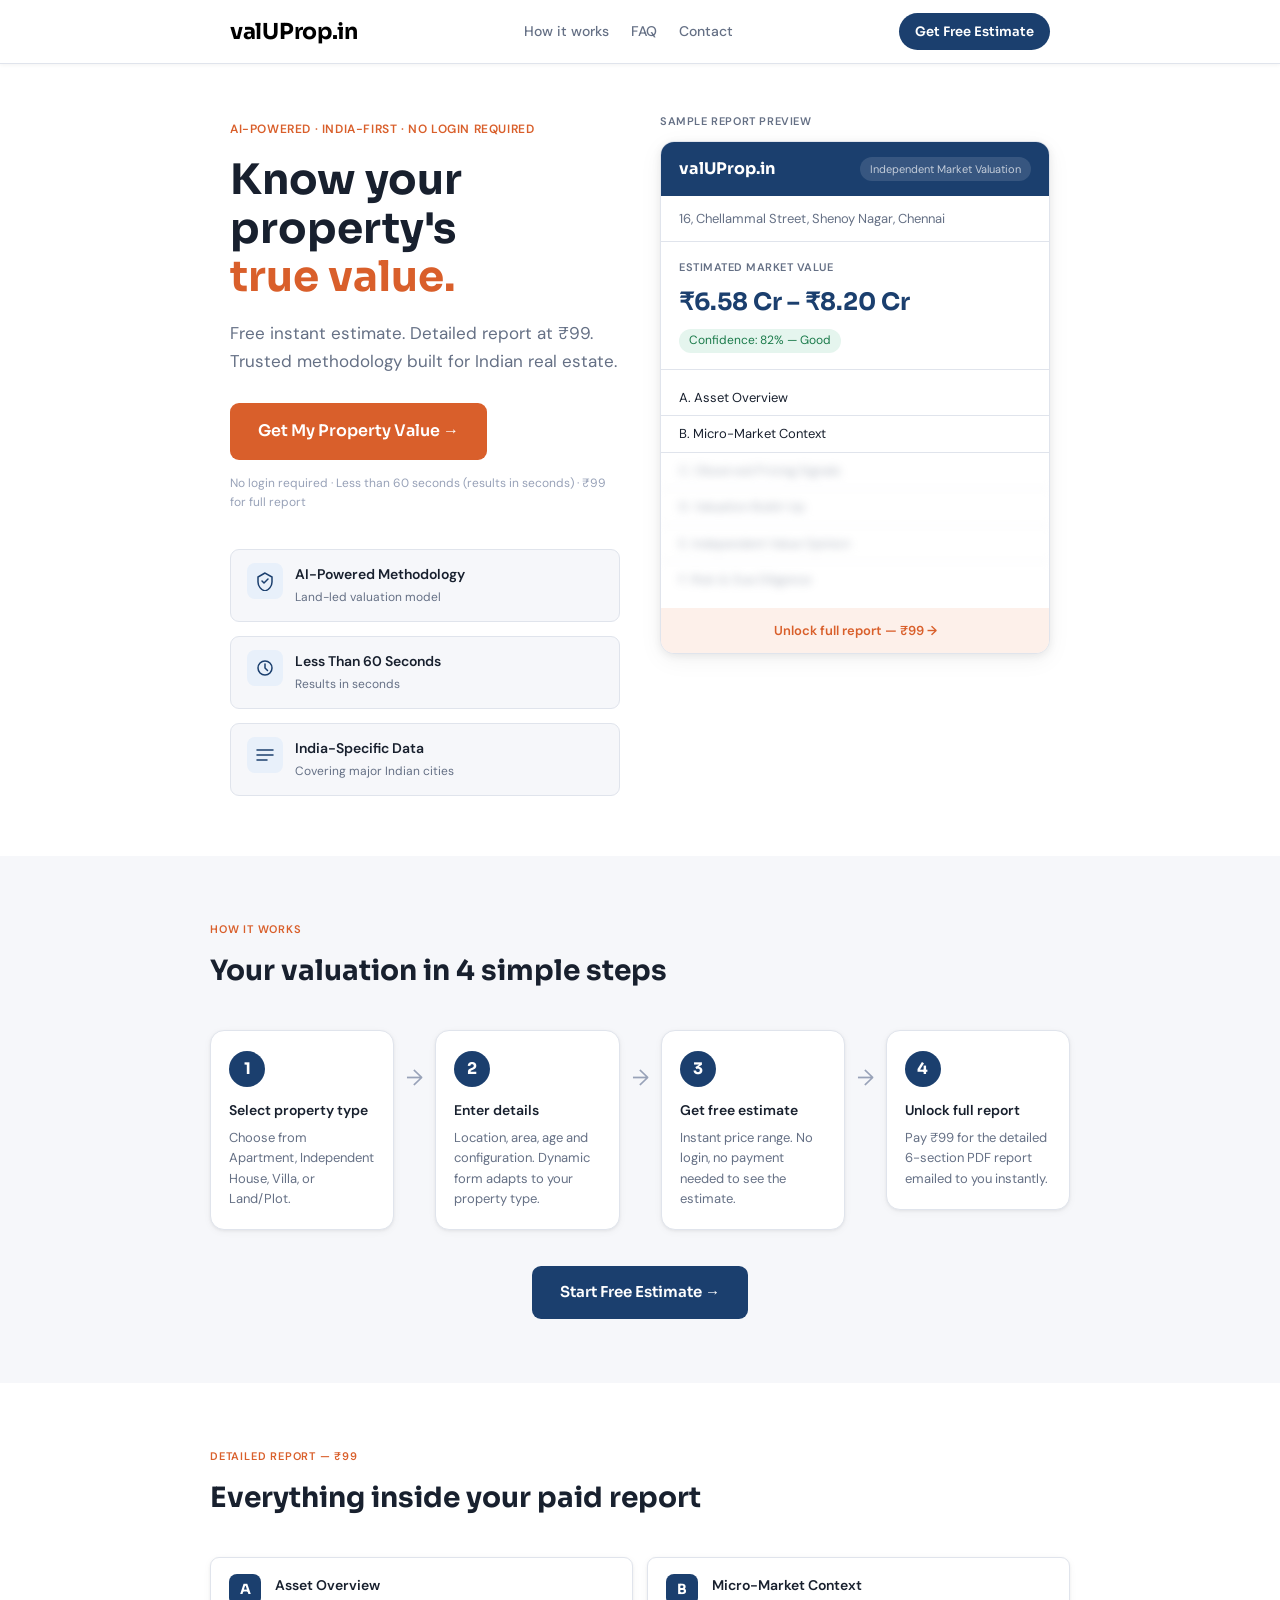
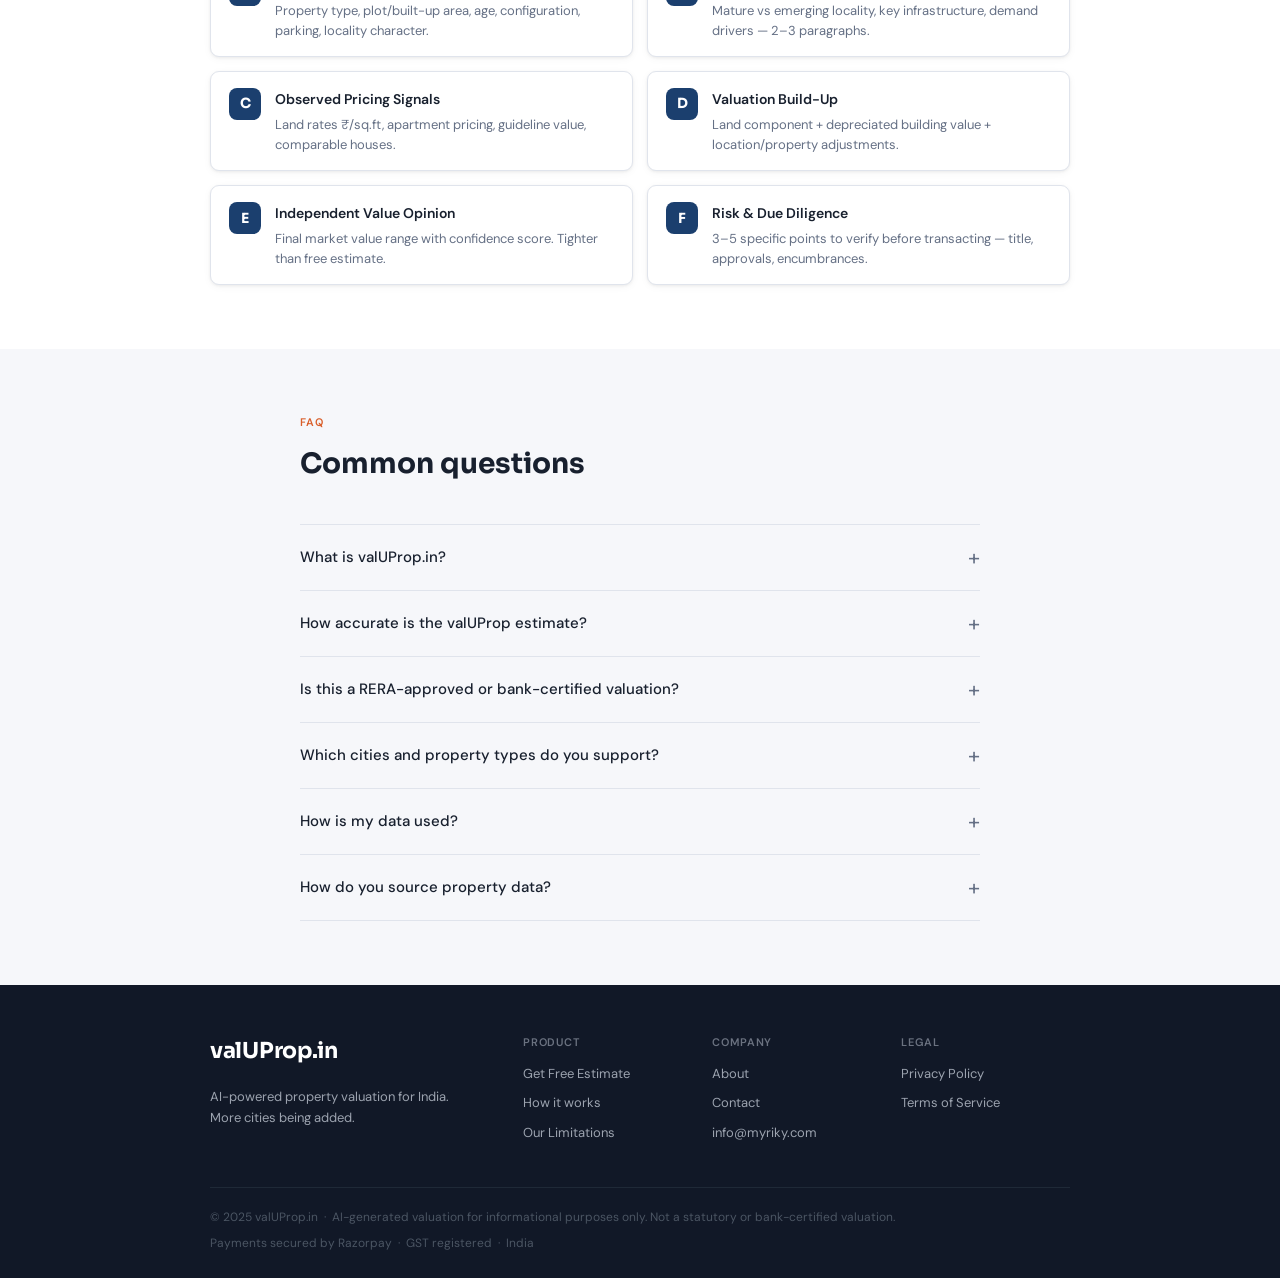
<file: index.html>
<!DOCTYPE html>
<html lang="en">
<head>
  <meta charset="UTF-8"/>
  <meta name="viewport" content="width=device-width, initial-scale=1.0"/>
  <title>valUProp.in — Know Your Property's True Value</title>
  <meta name="description" content="Free AI-powered property valuation for India. Instant estimate, detailed report at ₹99."/>
  <link rel="preconnect" href="https://fonts.googleapis.com">
  <link href="https://fonts.googleapis.com/css2?family=Sora:wght@400;500;600;700&family=DM+Sans:wght@400;500&display=swap" rel="stylesheet">
  <link rel="stylesheet" href="css/style.css"/>
</head>
<body class="landing-body">

  <nav class="navbar">
    <div class="nav-inner">
      <div class="logo">valUProp<span class="logo-dot">.in</span></div>
      <div class="nav-links">
        <a href="#how-it-works">How it works</a>
        <a href="#faq">FAQ</a>
        <a href="pages/contact.html">Contact</a>
      </div>
      <a href="estimate.html" class="nav-cta">Get Free Estimate</a>
    </div>
  </nav>

  <!-- HERO -->
  <section class="hero-section">
    <div class="hero-inner">
      <div class="hero-eyebrow">AI-Powered · India-First · No Login Required</div>
      <h1 class="hero-h1">Know your property's<br><span class="hero-accent">true value.</span></h1>
      <p class="hero-sub">Free instant estimate. Detailed report at ₹99.<br>Trusted methodology built for Indian real estate.</p>
      <a href="estimate.html" class="cta-btn-hero">Get My Property Value →</a>
      <div class="hero-note">No login required · Less than 60 seconds (results in seconds) · ₹99 for full report</div>

      <div class="trust-badges">
        <div class="trust-badge">
          <div class="trust-icon-wrap">
            <svg viewBox="0 0 20 20" fill="none" stroke="currentColor" stroke-width="1.5" width="20" height="20">
              <path d="M10 2L3 6v5c0 4.1 3 7.9 7 8.9 4-1 7-4.8 7-8.9V6L10 2z"/>
              <path d="M7 10l2 2 4-4" stroke-linecap="round" stroke-linejoin="round"/>
            </svg>
          </div>
          <div class="trust-text">
            <div class="trust-title">AI-Powered Methodology</div>
            <div class="trust-sub">Land-led valuation model</div>
          </div>
        </div>
        <div class="trust-badge">
          <div class="trust-icon-wrap">
            <svg viewBox="0 0 20 20" fill="none" stroke="currentColor" stroke-width="1.5" width="20" height="20">
              <circle cx="10" cy="10" r="7"/>
              <path d="M10 6v4l2.5 2.5" stroke-linecap="round"/>
            </svg>
          </div>
          <div class="trust-text">
            <div class="trust-title">Less Than 60 Seconds</div>
            <div class="trust-sub">Results in seconds</div>
          </div>
        </div>
        <div class="trust-badge">
          <div class="trust-icon-wrap">
            <svg viewBox="0 0 20 20" fill="none" stroke="currentColor" stroke-width="1.5" width="20" height="20">
              <path d="M2 5h16M2 10h16M2 15h10" stroke-linecap="round"/>
            </svg>
          </div>
          <div class="trust-text">
            <div class="trust-title">India-Specific Data</div>
            <div class="trust-sub">Covering major Indian cities</div>
          </div>
        </div>
      </div>
    </div>

    <!-- Sample report card -->
    <div class="sample-wrap">
      <div class="sample-label">Sample report preview</div>
      <div class="sample-card">
        <div class="sample-header">
          <div class="sample-brand">valUProp<span>.in</span></div>
          <div class="sample-type-tag">Independent Market Valuation</div>
        </div>
        <div class="sample-address">16, Chellammal Street, Shenoy Nagar, Chennai</div>
        <div class="sample-value-block">
          <div class="sample-value-label">Estimated Market Value</div>
          <div class="sample-value">₹6.58 Cr – ₹8.20 Cr</div>
          <div class="sample-confidence">Confidence: 82% — Good</div>
        </div>
        <div class="sample-sections">
          <div class="sample-sec">A. Asset Overview</div>
          <div class="sample-sec">B. Micro-Market Context</div>
          <div class="sample-sec sample-sec-blur">C. Observed Pricing Signals</div>
          <div class="sample-sec sample-sec-blur">D. Valuation Build-Up</div>
          <div class="sample-sec sample-sec-blur">E. Independent Value Opinion</div>
          <div class="sample-sec sample-sec-blur">F. Risk &amp; Due Diligence</div>
        </div>
        <div class="sample-unlock">Unlock full report — ₹99 →</div>
      </div>
    </div>
  </section>

  <!-- HOW IT WORKS -->
  <section class="section" id="how-it-works">
    <div class="section-inner">
      <div class="section-eyebrow">How it works</div>
      <h2 class="section-h2">Your valuation in 4 simple steps</h2>
      <div class="steps-grid">
        <div class="step-card">
          <div class="step-num">1</div>
          <div class="step-title">Select property type</div>
          <div class="step-desc">Choose from Apartment, Independent House, Villa, or Land/Plot.</div>
        </div>
        <div class="step-arrow">→</div>
        <div class="step-card">
          <div class="step-num">2</div>
          <div class="step-title">Enter details</div>
          <div class="step-desc">Location, area, age and configuration. Dynamic form adapts to your property type.</div>
        </div>
        <div class="step-arrow">→</div>
        <div class="step-card">
          <div class="step-num">3</div>
          <div class="step-title">Get free estimate</div>
          <div class="step-desc">Instant price range. No login, no payment needed to see the estimate.</div>
        </div>
        <div class="step-arrow">→</div>
        <div class="step-card">
          <div class="step-num">4</div>
          <div class="step-title">Unlock full report</div>
          <div class="step-desc">Pay ₹99 for the detailed 6-section PDF report emailed to you instantly.</div>
        </div>
      </div>
      <div class="section-cta-wrap">
        <a href="estimate.html" class="cta-btn">Start Free Estimate →</a>
      </div>
    </div>
  </section>

  <!-- WHAT'S IN THE REPORT -->
  <section class="section report-preview-section">
    <div class="section-inner">
      <div class="section-eyebrow">Detailed report — ₹99</div>
      <h2 class="section-h2">Everything inside your paid report</h2>
      <div class="report-sections-grid">
        <div class="report-sec-item">
          <div class="report-sec-letter">A</div>
          <div class="report-sec-body">
            <div class="report-sec-title">Asset Overview</div>
            <div class="report-sec-desc">Property type, plot/built-up area, age, configuration, parking, locality character.</div>
          </div>
        </div>
        <div class="report-sec-item">
          <div class="report-sec-letter">B</div>
          <div class="report-sec-body">
            <div class="report-sec-title">Micro-Market Context</div>
            <div class="report-sec-desc">Mature vs emerging locality, key infrastructure, demand drivers — 2–3 paragraphs.</div>
          </div>
        </div>
        <div class="report-sec-item">
          <div class="report-sec-letter">C</div>
          <div class="report-sec-body">
            <div class="report-sec-title">Observed Pricing Signals</div>
            <div class="report-sec-desc">Land rates ₹/sq.ft, apartment pricing, guideline value, comparable houses.</div>
          </div>
        </div>
        <div class="report-sec-item">
          <div class="report-sec-letter">D</div>
          <div class="report-sec-body">
            <div class="report-sec-title">Valuation Build-Up</div>
            <div class="report-sec-desc">Land component + depreciated building value + location/property adjustments.</div>
          </div>
        </div>
        <div class="report-sec-item">
          <div class="report-sec-letter">E</div>
          <div class="report-sec-body">
            <div class="report-sec-title">Independent Value Opinion</div>
            <div class="report-sec-desc">Final market value range with confidence score. Tighter than free estimate.</div>
          </div>
        </div>
        <div class="report-sec-item">
          <div class="report-sec-letter">F</div>
          <div class="report-sec-body">
            <div class="report-sec-title">Risk &amp; Due Diligence</div>
            <div class="report-sec-desc">3–5 specific points to verify before transacting — title, approvals, encumbrances.</div>
          </div>
        </div>
      </div>
    </div>
  </section>

  <!-- FAQ -->
  <section class="section faq-section" id="faq">
    <div class="section-inner faq-inner">
      <div class="section-eyebrow">FAQ</div>
      <h2 class="section-h2">Common questions</h2>
      <div class="faq-list">
        <div class="faq-item">
          <button class="faq-q" onclick="toggleFaq(this)">
            What is valUProp.in?
            <span class="faq-chevron">+</span>
          </button>
          <div class="faq-a">valUProp.in is an AI-powered property valuation service built for India. We give you an instant free price estimate based on locality data and AI analysis, and a detailed 6-section PDF report for ₹99 — no login, no broker, no paperwork. The report is meant for personal decision-making (buying, selling, portfolio tracking), not for bank loans or statutory purposes.</div>
        </div>
        <div class="faq-item">
          <button class="faq-q" onclick="toggleFaq(this)">
            How accurate is the valUProp estimate?
            <span class="faq-chevron">+</span>
          </button>
          <div class="faq-a">Our AI model targets within 15% of independent professional valuations. Every report shows a confidence score — below 70% we explicitly recommend a professional appraisal. More details you provide = better accuracy.</div>
        </div>
        <div class="faq-item">
          <button class="faq-q" onclick="toggleFaq(this)">
            Is this a RERA-approved or bank-certified valuation?
            <span class="faq-chevron">+</span>
          </button>
          <div class="faq-a">No. This is an AI-generated estimate for informational purposes only. It does not constitute a statutory or bank-certified valuation. For bank loans or legal transactions, you need a registered valuer. See our <a href="pages/limitations.html">limitations page</a>.</div>
        </div>
        <div class="faq-item">
          <button class="faq-q" onclick="toggleFaq(this)">
            Which cities and property types do you support?
            <span class="faq-chevron">+</span>
          </button>
          <div class="faq-a">We currently cover major Indian cities for Apartments, Independent Houses, Villas, and Land/Plots, with more cities being added regularly.</div>
        </div>
        <div class="faq-item">
          <button class="faq-q" onclick="toggleFaq(this)">
            How is my data used?
            <span class="faq-chevron">+</span>
          </button>
          <div class="faq-a">Your data is used only to generate your valuation. We never sell it. We comply with India's DPDP Act 2023. See our <a href="pages/privacy.html">Privacy Policy</a>.</div>
        </div>
        <div class="faq-item">
          <button class="faq-q" onclick="toggleFaq(this)">
            How do you source property data?
            <span class="faq-chevron">+</span>
          </button>
          <div class="faq-a">We use a hybrid approach: our proprietary locality price database, government guideline values (state-published), RERA portal data, and AI analysis of publicly available pricing signals. Reports are framed as "based on publicly available pricing signals and our locality database."</div>
        </div>
      </div>
    </div>
  </section>

  <!-- FOOTER -->
  <footer class="footer">
    <div class="footer-inner">
      <div class="footer-top">
        <div class="footer-brand">
          <div class="logo" style="margin-bottom:10px;">valUProp<span class="logo-dot">.in</span></div>
          <p class="footer-tagline">AI-powered property valuation for India.<br>More cities being added.</p>
        </div>
        <div class="footer-links-wrap">
          <div class="footer-col">
            <div class="footer-col-head">Product</div>
            <a href="estimate.html" class="footer-link">Get Free Estimate</a>
            <a href="#how-it-works" class="footer-link">How it works</a>
            <a href="pages/limitations.html" class="footer-link">Our Limitations</a>
          </div>
          <div class="footer-col">
            <div class="footer-col-head">Company</div>
            <a href="pages/about.html" class="footer-link">About</a>
            <a href="pages/contact.html" class="footer-link">Contact</a>
            <a href="mailto:info@myriky.com" class="footer-link">info@myriky.com</a>
          </div>
          <div class="footer-col">
            <div class="footer-col-head">Legal</div>
            <a href="pages/privacy.html" class="footer-link">Privacy Policy</a>
            <a href="pages/terms.html" class="footer-link">Terms of Service</a>
          </div>
        </div>
      </div>
      <div class="footer-bottom">
        <p>© 2025 valUProp.in &nbsp;·&nbsp; AI-generated valuation for informational purposes only. Not a statutory or bank-certified valuation.</p>
        <p>Payments secured by Razorpay &nbsp;·&nbsp; GST registered &nbsp;·&nbsp; India</p>
      </div>
    </div>
  </footer>

  <script>
    function toggleFaq(btn) {
      const item = btn.parentElement;
      const isOpen = item.classList.contains('open');
      document.querySelectorAll('.faq-item.open').forEach(i => {
        i.classList.remove('open');
        i.querySelector('.faq-chevron').textContent = '+';
      });
      if (!isOpen) {
        item.classList.add('open');
        btn.querySelector('.faq-chevron').textContent = '−';
      }
    }
  </script>
</body>
</html>
</file>
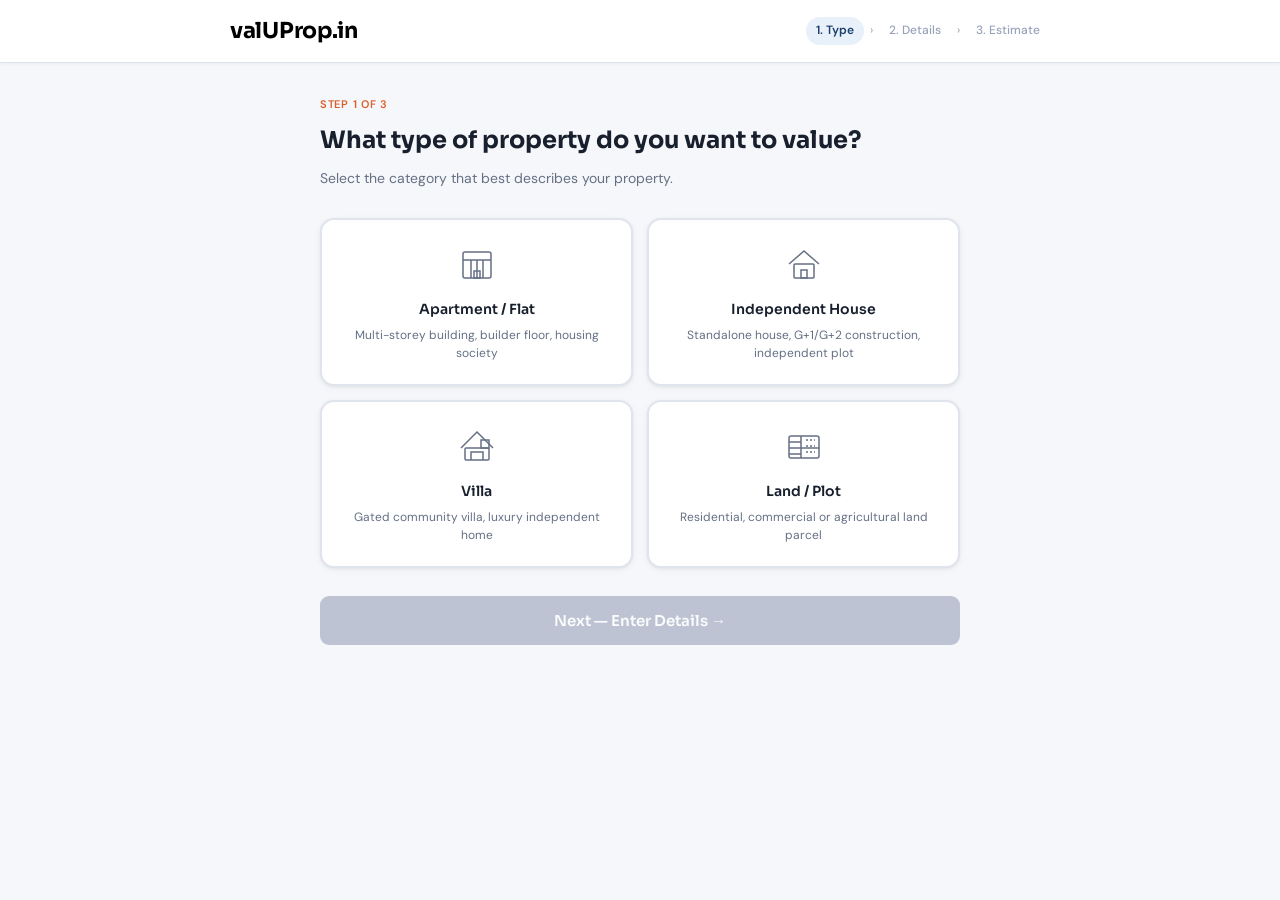
<file: detail.html>
<!DOCTYPE html>
<html lang="en">
<head>
  <meta charset="UTF-8"/>
  <meta name="viewport" content="width=device-width, initial-scale=1.0"/>
  <title>Valuation Report — valUProp.in</title>
  <link rel="preconnect" href="https://fonts.googleapis.com">
  <link href="https://fonts.googleapis.com/css2?family=Sora:wght@400;500;600;700&family=DM+Sans:wght@400;500&display=swap" rel="stylesheet">
  <link rel="stylesheet" href="css/style.css"/>
  <style>
    /* Report-specific styles */
    .report-wrap { max-width: 680px; margin: 0 auto; padding: 24px 20px 60px; }
    .report-hero {
      background: var(--brand); border-radius: var(--radius);
      padding: 26px 28px; margin-bottom: 16px; color: white;
    }
    .report-hero-top {
      display: flex; justify-content: space-between; align-items: flex-start;
      margin-bottom: 14px;
    }
    .report-ref { font-size: 11px; opacity: 0.6; }
    .report-paid-tag {
      background: rgba(255,255,255,0.15); color: white;
      font-size: 11px; font-weight: 600; padding: 4px 12px;
      border-radius: 20px; letter-spacing: 0.4px;
    }
    .report-address { font-size: 13px; opacity: 0.75; margin-bottom: 14px; }
    .report-value-label {
      font-size: 11px; font-weight: 700; letter-spacing: 0.8px;
      text-transform: uppercase; opacity: 0.7; margin-bottom: 8px;
    }
    .report-value {
      font-family: var(--font-head); font-size: 34px; font-weight: 700;
      line-height: 1.1; margin-bottom: 6px;
    }
    .report-value-sub { font-size: 12px; opacity: 0.7; margin-bottom: 12px; }
    .confidence-pill {
      display: inline-flex; align-items: center; gap: 6px;
      padding: 5px 14px; border-radius: 20px; font-size: 13px; font-weight: 600;
    }
    .confidence-high   { background: var(--success); color: white; }
    .confidence-medium { background: #D97706; color: white; }
    .confidence-low    { background: var(--danger); color: white; }
    .confidence-warn {
      margin-top: 10px; padding: 10px 14px;
      background: rgba(255,255,255,0.1); border-radius: var(--radius-sm);
      font-size: 12px; line-height: 1.5; opacity: 0.9;
    }
    .section-card {
      background: var(--surface); border: 1px solid var(--border);
      border-radius: var(--radius); overflow: hidden;
      margin-bottom: 12px; box-shadow: var(--shadow-sm);
    }
    .section-head {
      display: flex; align-items: center; gap: 10px;
      padding: 13px 18px; border-bottom: 1px solid var(--border);
      background: var(--bg);
    }
    .section-letter {
      width: 28px; height: 28px; border-radius: 7px;
      background: var(--brand); color: white;
      font-family: var(--font-head); font-size: 13px; font-weight: 700;
      display: flex; align-items: center; justify-content: center; flex-shrink: 0;
    }
    .section-title {
      font-family: var(--font-head); font-size: 14px; font-weight: 600;
      color: var(--text);
    }
    .section-body { padding: 16px 18px; }
    .section-body p {
      font-size: 14px; color: var(--muted); line-height: 1.7; margin: 0;
    }
    .data-table { width: 100%; border-collapse: collapse; }
    .data-table td {
      padding: 10px 0; border-bottom: 1px solid var(--border);
      font-size: 13px;
    }
    .data-table td:first-child { color: var(--muted); }
    .data-table td:last-child {
      text-align: right; color: var(--text); font-weight: 500;
    }
    .data-table tr:last-child td { border-bottom: none; }
    .risk-list {
      list-style: none; display: flex; flex-direction: column; gap: 8px;
    }
    .risk-list li {
      display: flex; gap: 10px; align-items: flex-start;
      font-size: 14px; color: var(--muted); line-height: 1.55;
    }
    .risk-dot {
      width: 6px; height: 6px; border-radius: 50%; background: var(--accent);
      flex-shrink: 0; margin-top: 6px;
    }
    .disclaimer-card {
      background: var(--bg); border: 1px solid var(--border);
      border-radius: var(--radius-sm); padding: 14px 18px;
      font-size: 12px; color: var(--muted-light); line-height: 1.65;
      margin-bottom: 12px;
    }
    .report-actions { display: flex; gap: 10px; margin-bottom: 24px; }
    .btn-print {
      flex: 1; padding: 13px; background: var(--brand); color: white;
      border: none; border-radius: var(--radius-sm);
      font-size: 14px; font-weight: 600; font-family: var(--font-head);
      cursor: pointer; transition: all 0.15s;
    }
    .btn-print:hover { background: var(--brand-dark); }
    .btn-share {
      padding: 13px 20px; background: none; color: var(--brand);
      border: 1.5px solid var(--brand); border-radius: var(--radius-sm);
      font-size: 14px; font-weight: 600; font-family: var(--font-body);
      cursor: pointer; transition: all 0.15s; white-space: nowrap;
    }
    .btn-share:hover { background: var(--brand-light); }
    /* ── Loading state ─────────────────────────────────────────── */
    .report-loading {
      text-align: center;
      padding: 60px 20px 80px;
    }
    .report-loading .spinner-ring {
      width: 64px; height: 64px; margin: 0 auto 28px;
      border: 4px solid var(--brand-light); border-top-color: var(--brand);
      border-radius: 50%; animation: spin 0.9s linear infinite;
    }
    @keyframes spin { to { transform: rotate(360deg); } }
    .loading-title {
      font-family: var(--font-head); font-size: 24px; font-weight: 700;
      color: var(--text); margin-bottom: 8px;
    }
    .loading-status {
      font-size: 16px; color: var(--brand); font-weight: 500;
      margin-bottom: 28px; min-height: 26px;
      transition: opacity 0.4s ease;
    }
    /* Progress bar container */
    .progress-track {
      background: var(--border); border-radius: 100px;
      height: 8px; width: 100%; max-width: 380px;
      margin: 0 auto 10px; overflow: hidden;
    }
    .progress-fill {
      height: 100%; border-radius: 100px;
      background: linear-gradient(90deg, var(--brand), #E8734A);
      width: 0%;
      transition: width 1.2s cubic-bezier(0.4, 0, 0.2, 1);
    }
    .progress-fill.complete {
      background: #16A34A;
      transition: width 0.5s ease;
    }
    .progress-pct {
      font-size: 12px; color: var(--muted); margin-bottom: 24px;
      font-variant-numeric: tabular-nums;
    }
    .loading-steps {
      display: flex; flex-direction: column; gap: 6px;
      max-width: 340px; margin: 0 auto 24px; text-align: left;
    }
    .loading-step {
      display: flex; align-items: center; gap: 12px;
      font-size: 15px; color: var(--muted-light);
      opacity: 0.4; transition: opacity 0.5s ease;
    }
    .loading-step.done   { opacity: 1; color: var(--muted); }
    .loading-step.active { opacity: 1; color: var(--text); font-weight: 500; }
    .step-icon { font-size: 20px; width: 26px; text-align: center; flex-shrink: 0; }
    .loading-note {
      font-size: 14px; color: var(--muted-light); line-height: 1.65;
    }
    @media print {
      .navbar, .report-actions, .btn-back-nav { display: none !important; }
      .report-wrap { padding: 0; }
      .section-card { break-inside: avoid; }
    }
  </style>
</head>
<body>
  <nav class="navbar">
    <div class="nav-inner">
      <a href="index.html" class="logo">valUProp<span class="logo-dot">.in</span></a>
      <a href="estimate.html" class="btn-back-nav">New estimate →</a>
    </div>
  </nav>
  <main class="report-wrap">
    <!-- ── Loading state (shown while polling) ──────────────────── -->
    <div class="report-loading" id="report-loading">
      <div class="spinner-ring" id="loading-spinner"></div>
      <div class="loading-title">Generating your report…</div>
      <div class="loading-status" id="loading-status">Connecting to property database…</div>
      <!-- Progress bar -->
      <div class="progress-track">
        <div class="progress-fill" id="progress-fill"></div>
      </div>
      <div class="progress-pct" id="progress-pct">0%</div>
      <!-- Step checklist -->
      <div class="loading-steps">
        <div class="loading-step active" id="step-0">
          <span class="step-icon">🔍</span> Our AI is analysing your property
        </div>
        <div class="loading-step" id="step-1">
          <span class="step-icon">📊</span> Our AI is comparing market data
        </div>
        <div class="loading-step" id="step-2">
          <span class="step-icon">🧮</span> Our AI is calculating adjustments
        </div>
        <div class="loading-step" id="step-3">
          <span class="step-icon">✍️</span> Our AI is writing your report
        </div>
        <div class="loading-step" id="step-4">
          <span class="step-icon">📄</span> Our AI is generating your PDF
        </div>
      </div>
      <p class="loading-note">
        Our AI researches real-time market data for your property.<br>
        This typically takes about <strong>60 seconds</strong> — please don't close this tab.
      </p>
    </div>
    <!-- ── Report content (hidden until loaded) ─────────────────── -->
    <div id="report-content" style="display:none;">
      <!-- Hero banner -->
      <div class="report-hero">
        <div class="report-hero-top">
          <div class="report-ref" id="r-ref">VUP-00000</div>
          <div class="report-paid-tag">✓ Report Unlocked</div>
        </div>
        <div class="report-address" id="r-address">Property address</div>
        <div class="report-value-label">ESTIMATED MARKET VALUE</div>
        <div class="report-value" id="r-value">Loading…</div>
        <div class="report-value-sub">Excl. registration charges &amp; taxes</div>
        <div class="confidence-pill" id="r-confidence-pill">
          <span id="r-confidence-text">Loading…</span>
        </div>
        <div id="r-confidence-warn" class="confidence-warn" style="display:none;">
          ⚠️ Confidence below 70% — we recommend consulting a registered valuer before transacting.
        </div>
      </div>
      <!-- Actions -->
      <div class="report-actions">
        <button class="btn-print" id="btn-download" onclick="downloadPdf()">⬇ Download PDF</button>
        <button class="btn-print" onclick="window.print()" style="background:var(--muted);">🖨️ Print</button>
        <button class="btn-share" onclick="shareReport()">📲 Share</button>
      </div>
      <!-- Section A -->
      <div class="section-card">
        <div class="section-head">
          <div class="section-letter">A</div>
          <div class="section-title">Asset Overview</div>
        </div>
        <div class="section-body"><p id="sec-a"></p></div>
      </div>
      <!-- Section B -->
      <div class="section-card">
        <div class="section-head">
          <div class="section-letter">B</div>
          <div class="section-title">Micro-Market Context</div>
        </div>
        <div class="section-body"><p id="sec-b"></p></div>
      </div>
      <!-- Section C -->
      <div class="section-card">
        <div class="section-head">
          <div class="section-letter">C</div>
          <div class="section-title">Observed Pricing Signals</div>
        </div>
        <div class="section-body">
          <table class="data-table" id="sec-c-table" style="margin-bottom:12px;"></table>
          <p id="sec-c-content" style="font-size:13px;color:var(--muted);line-height:1.65;"></p>
        </div>
      </div>
      <!-- Section D -->
      <div class="section-card">
        <div class="section-head">
          <div class="section-letter">D</div>
          <div class="section-title">Valuation Build-Up</div>
        </div>
        <div class="section-body">
          <table class="data-table" id="sec-d-table" style="margin-bottom:12px;"></table>
          <p id="sec-d-content" style="font-size:13px;color:var(--muted);line-height:1.65;"></p>
        </div>
      </div>
      <!-- Section E -->
      <div class="section-card" style="border-color: var(--brand);">
        <div class="section-head" style="background: var(--brand-light);">
          <div class="section-letter">E</div>
          <div class="section-title">Independent Value Opinion</div>
        </div>
        <div class="section-body">
          <div id="sec-e-range" style="font-family:var(--font-head);font-size:22px;font-weight:700;
            color:var(--brand);margin-bottom:8px;"></div>
          <p id="sec-e-content" style="font-size:14px;color:var(--muted);line-height:1.65;margin:0;"></p>
        </div>
      </div>
      <!-- Section F -->
      <div class="section-card">
        <div class="section-head">
          <div class="section-letter">F</div>
          <div class="section-title">Risk &amp; Due Diligence Focus Areas</div>
        </div>
        <div class="section-body">
          <ul class="risk-list" id="sec-f-list"></ul>
        </div>
      </div>
      <!-- Comparable Pricing References section removed -->
      <!-- Disclaimer -->
      <div class="disclaimer-card" id="sec-g"></div>
      <div style="text-align:center;font-size:12px;color:var(--muted-light);padding-bottom:8px;">
        Report emailed to <span id="r-email">your email address</span>.
        Valid for 48 hours from generation. Ref: <span id="r-ref-bottom"></span>
      </div>
    </div><!-- end report-content -->
  </main>
  <script src="js/estimate.js"></script>
  <script src="js/detail.js"></script>
  <!-- ── Progress bar simulation ─────────────────────────────────
       Runs independently of detail.js.
       Advances to 88% over ~65s, then waits.
       When detail.js hides #report-loading, we intercept:
       complete to 100%, pause 700ms, then reveal the report.
  ─────────────────────────────────────────────────────────────── -->
  <script>
  (function () {
    const fill    = document.getElementById('progress-fill');
    const pctEl   = document.getElementById('progress-pct');
    const statusEl = document.getElementById('loading-status');
    const spinner  = document.getElementById('loading-spinner');
    const loading  = document.getElementById('report-loading');
    const content  = document.getElementById('report-content');
    // Steps: [targetPct, delayMs, statusMsg, activeStepIndex]
    const TIMELINE = [
      [  8,  1500, 'Connecting to property database…',        0 ],
      [ 20,  6000, 'Our AI is gathering market data…',         0 ],
      [ 35, 14000, 'Analysing comparable listings…',          1 ],
      [ 52, 24000, 'Calculating market adjustments…',         2 ],
      [ 68, 36000, 'Writing your 7-section report…',          3 ],
      [ 80, 50000, 'Generating PDF & finalising…',            4 ],
      [ 88, 65000, 'Almost ready — just a moment more…',      4 ],
    ];
    let currentPct = 0;
    let done = false;
    function setStep(idx) {
      for (let i = 0; i < 5; i++) {
        const el = document.getElementById('step-' + i);
        if (!el) continue;
        el.classList.remove('active', 'done');
        if (i < idx)       el.classList.add('done');
        else if (i === idx) el.classList.add('active');
      }
    }
    function setProgress(pct, msg, stepIdx) {
      currentPct = pct;
      fill.style.width = pct + '%';
      pctEl.textContent = Math.round(pct) + '%';
      if (msg) {
        statusEl.style.opacity = '0';
        setTimeout(() => {
          statusEl.textContent = msg;
          statusEl.style.opacity = '1';
        }, 200);
      }
      if (stepIdx !== undefined) setStep(stepIdx);
    }
    // Schedule timeline steps
    TIMELINE.forEach(([pct, delay, msg, step]) => {
      setTimeout(() => {
        if (!done && currentPct < pct) setProgress(pct, msg, step);
      }, delay);
    });
    // Complete to 100% and reveal content
    function completeAndReveal() {
      if (done) return;
      done = true;
      // Mark all steps done
      for (let i = 0; i < 5; i++) {
        const el = document.getElementById('step-' + i);
        if (el) { el.classList.remove('active'); el.classList.add('done'); }
      }
      // Animate to 100%
      fill.classList.add('complete');
      setProgress(100, '✓ Your report is ready!', 4);
      spinner.style.display = 'none';
      // Reveal content after a short pause so user sees 100%
      setTimeout(() => {
        loading.style.display = 'none';
        content.style.display  = 'block';
        window.scrollTo({ top: 0, behavior: 'smooth' });
      }, 800);
    }
    // Watch for detail.js hiding the loading div OR showing content
    const obs = new MutationObserver(() => {
      const loadingHidden  = loading.style.display === 'none';
      const contentVisible = content.style.display  !== 'none';
      if ((loadingHidden || contentVisible) && !done) {
        obs.disconnect();
        // Temporarily restore loading state so we can show 100%
        loading.style.display = 'block';
        content.style.display  = 'none';
        completeAndReveal();
      }
    });
    obs.observe(loading,  { attributes: true, attributeFilter: ['style'] });
    obs.observe(content,  { attributes: true, attributeFilter: ['style'] });
  })();
  </script>
</body>
</html>
</file>
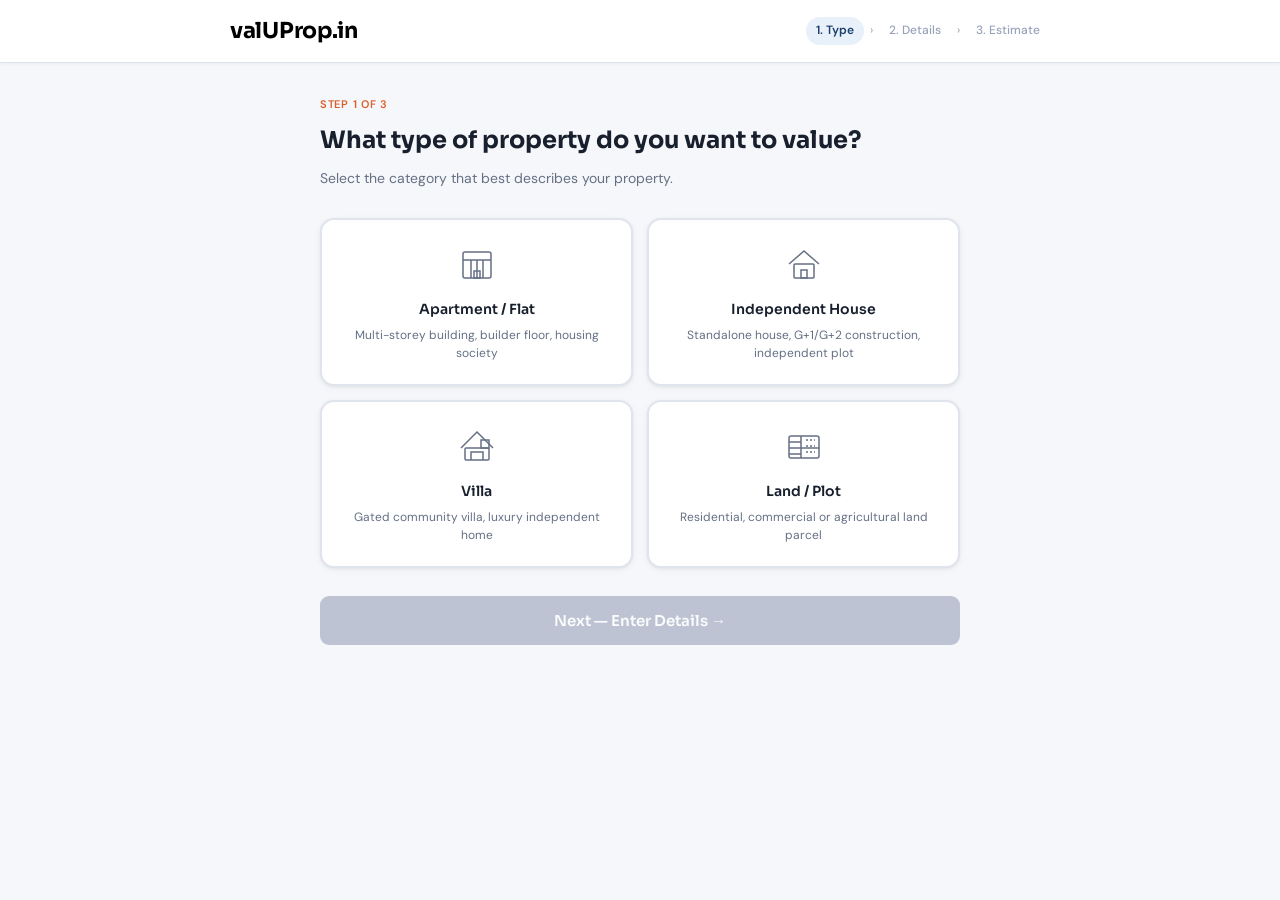
<file: estimate.html>
<!DOCTYPE html>
<html lang="en">
<head>
  <meta charset="UTF-8"/>
  <meta name="viewport" content="width=device-width, initial-scale=1.0"/>
  <title>Get Your Property Estimate — valUProp.in</title>
  <link rel="preconnect" href="https://fonts.googleapis.com">
  <link href="https://fonts.googleapis.com/css2?family=Sora:wght@400;500;600;700&family=DM+Sans:wght@400;500&display=swap" rel="stylesheet">
  <link rel="stylesheet" href="css/style.css"/>
</head>
<body>
  <nav class="navbar">
    <div class="nav-inner">
      <a href="index.html" class="logo">valUProp<span class="logo-dot">.in</span></a>
      <div class="progress-bar-wrap">
        <div class="progress-step active" id="ps-1">1. Type</div>
        <div class="progress-sep">›</div>
        <div class="progress-step" id="ps-2">2. Details</div>
        <div class="progress-sep">›</div>
        <div class="progress-step" id="ps-3">3. Estimate</div>
      </div>
    </div>
  </nav>
  <main class="form-main">
    <!-- ══ STEP 1: Property Type Selection ══ -->
    <div id="step-1" class="form-step active">
      <div class="form-header">
        <div class="form-step-label">Step 1 of 3</div>
        <h1 class="form-h1">What type of property do you want to value?</h1>
        <p class="form-sub">Select the category that best describes your property.</p>
      </div>
      <div class="prop-type-grid">
        <div class="prop-type-card" data-type="Apartment" onclick="selectType(this)">
          <div class="prop-type-icon">
            <svg viewBox="0 0 40 40" fill="none" stroke="currentColor" stroke-width="1.5" width="40" height="40">
              <rect x="6" y="8" width="28" height="26" rx="2"/>
              <path d="M6 16h28M14 16v18M20 16v18M26 16v18"/>
              <rect x="17" y="27" width="6" height="7"/>
            </svg>
          </div>
          <div class="prop-type-name">Apartment / Flat</div>
          <div class="prop-type-desc">Multi-storey building, builder floor, housing society</div>
        </div>
        <div class="prop-type-card" data-type="IndependentHouse" onclick="selectType(this)">
          <div class="prop-type-icon">
            <svg viewBox="0 0 40 40" fill="none" stroke="currentColor" stroke-width="1.5" width="40" height="40">
              <path d="M5 20L20 7l15 13"/>
              <rect x="10" y="20" width="20" height="14" rx="1"/>
              <rect x="17" y="26" width="6" height="8"/>
            </svg>
          </div>
          <div class="prop-type-name">Independent House</div>
          <div class="prop-type-desc">Standalone house, G+1/G+2 construction, independent plot</div>
        </div>
        <div class="prop-type-card" data-type="Villa" onclick="selectType(this)">
          <div class="prop-type-icon">
            <svg viewBox="0 0 40 40" fill="none" stroke="currentColor" stroke-width="1.5" width="40" height="40">
              <path d="M4 22L20 6l16 16"/>
              <rect x="8" y="22" width="24" height="12" rx="1"/>
              <path d="M14 34v-8h12v8"/>
              <rect x="24" y="14" width="8" height="8"/>
            </svg>
          </div>
          <div class="prop-type-name">Villa</div>
          <div class="prop-type-desc">Gated community villa, luxury independent home</div>
        </div>
        <div class="prop-type-card" data-type="LandPlot" onclick="selectType(this)">
          <div class="prop-type-icon">
            <svg viewBox="0 0 40 40" fill="none" stroke="currentColor" stroke-width="1.5" width="40" height="40">
              <rect x="5" y="10" width="30" height="22" rx="2"/>
              <path d="M5 22h30M17 10v22M5 16h12M5 28h12"/>
              <path d="M22 14h9M22 20h9M22 26h9" stroke-dasharray="2 2"/>
            </svg>
          </div>
          <div class="prop-type-name">Land / Plot</div>
          <div class="prop-type-desc">Residential, commercial or agricultural land parcel</div>
        </div>
      </div>
      <button class="next-btn" id="step1-next" onclick="goToStep2()" disabled>Next — Enter Details →</button>
    </div>
    <!-- ══ STEP 2: Dynamic Property Form ══ -->
    <div id="step-2" class="form-step">
      <div class="form-header">
        <div class="form-step-label">Step 2 of 3</div>
        <h1 class="form-h1" id="step2-title">Property Details</h1>
        <p class="form-sub">More details = more accurate valuation. Required fields are marked *</p>
      </div>
      <div class="form-card">
        <!-- COMMON FIELDS (all types) -->
        <div class="form-section">
          <div class="section-label">Location</div>
          <div class="field-full">
            <label for="f-address">Property location *</label>
            <input type="text" id="f-address" placeholder="Start typing locality, area or full address…" autocomplete="off" oninput="handleAddressInput(this)"/>
            <div class="address-suggestions" id="address-suggestions"></div>
            <div class="field-hint">e.g. 12 Boat Club Road, Adyar, Chennai or 4th Cross, Indiranagar, Bangalore</div>
          </div>
          <div class="field-row">
            <div class="field">
              <label for="f-pincode">Pincode *</label>
              <input type="text" id="f-pincode" placeholder="600040" maxlength="6" pattern="[0-9]{6}"/>
            </div>
            <div class="field">
              <label for="f-propname">Property / Project name</label>
              <input type="text" id="f-propname" placeholder="e.g. Prestige Lakeside (optional)"/>
            </div>
          </div>
        </div>
        <div class="form-divider"></div>
        <!-- APARTMENT FIELDS -->
        <div id="form-apartment" class="prop-form-fields">
          <div class="form-section">
            <div class="section-label">Configuration</div>
            <div class="field-full">
              <label>BHK Type *</label>
              <div class="bhk-grid">
                <div class="bhk-btn" data-val="1BHK" onclick="selectBhk(this)">1 BHK</div>
                <div class="bhk-btn" data-val="2BHK" onclick="selectBhk(this)">2 BHK</div>
                <div class="bhk-btn" data-val="3BHK" onclick="selectBhk(this)">3 BHK</div>
                <div class="bhk-btn" data-val="4BHK" onclick="selectBhk(this)">4 BHK</div>
                <div class="bhk-btn" data-val="5BHK+" onclick="selectBhk(this)">5+ BHK</div>
              </div>
              <input type="hidden" id="f-bhk"/>
            </div>
          </div>
          <div class="form-divider"></div>
          <div class="form-section">
            <div class="section-label">Area</div>
            <div class="field-row">
              <div class="field">
                <label for="f-carpet">Carpet area (sq.ft) *</label>
                <input type="number" id="f-carpet" placeholder="e.g. 950" min="100" max="20000"/>
              </div>
              <div class="field">
                <label for="f-builtup">Built-up area (sq.ft)</label>
                <input type="number" id="f-builtup" placeholder="e.g. 1100" min="100" max="20000"/>
              </div>
            </div>
            <div class="field-row">
              <div class="field">
                <label for="f-superbuiltup">Super built-up area (sq.ft)</label>
                <input type="number" id="f-superbuiltup" placeholder="e.g. 1350" min="100" max="20000"/>
              </div>
              <div class="field">
                <label for="f-floor">Floor no. / Total floors</label>
                <input type="text" id="f-floor" placeholder="e.g. 5 of 12"/>
              </div>
            </div>
          </div>
          <div class="form-divider"></div>
          <div class="form-section">
            <div class="section-label">Property details</div>
            <div class="field-row">
              <div class="field">
                <label for="f-age-apt">Age of building *</label>
                <select id="f-age-apt">
                  <option value="">Select age</option>
                  <option>Under construction</option>
                  <option>0–5 years</option>
                  <option>5–10 years</option>
                  <option>10–20 years</option>
                  <option>20+ years</option>
                </select>
              </div>
              <div class="field">
                <label for="f-furnish">Furnishing</label>
                <select id="f-furnish">
                  <option value="">Select</option>
                  <option>Unfurnished</option>
                  <option>Semi-furnished</option>
                  <option>Fully furnished</option>
                </select>
              </div>
            </div>
            <div class="field-row">
              <div class="field">
                <label for="f-parking-apt">Parking</label>
                <select id="f-parking-apt">
                  <option value="">Select</option>
                  <option>None</option>
                  <option>1 covered</option>
                  <option>2+ covered</option>
                  <option>Open parking</option>
                </select>
              </div>
              <div class="field">
                <label for="f-facing">Facing</label>
                <select id="f-facing">
                  <option value="">Don't know</option>
                  <option>North</option><option>South</option>
                  <option>East</option><option>West</option>
                  <option>North East</option><option>North West</option>
                  <option>South East</option><option>South West</option>
                </select>
              </div>
            </div>
          </div>
        </div>
        <!-- INDEPENDENT HOUSE FIELDS -->
        <div id="form-house" class="prop-form-fields" style="display:none;">
          <div class="form-section">
            <div class="section-label">Plot & construction</div>
            <div class="field-row">
              <div class="field">
                <label for="f-plot-house">Plot area (sq.ft) *</label>
                <input type="number" id="f-plot-house" placeholder="e.g. 2400" min="100"/>
              </div>
              <div class="field">
                <label for="f-builtup-house">Total built-up area (sq.ft) *</label>
                <input type="number" id="f-builtup-house" placeholder="e.g. 3200" min="100"/>
              </div>
            </div>
            <div class="field-row">
              <div class="field">
                <label for="f-floors-house">Number of floors *</label>
                <select id="f-floors-house">
                  <option value="">Select</option>
                  <option>G+0 (Ground only)</option>
                  <option>G+1</option>
                  <option>G+2</option>
                  <option>G+3 or more</option>
                </select>
              </div>
              <div class="field">
                <label for="f-bedrooms-house">Total bedrooms *</label>
                <select id="f-bedrooms-house">
                  <option value="">Select</option>
                  <option>2</option><option>3</option><option>4</option>
                  <option>5</option><option>6+</option>
                </select>
              </div>
            </div>
            <div class="field-row">
              <div class="field">
                <label for="f-age-house">Age of construction (years) *</label>
                <input type="number" id="f-age-house" placeholder="e.g. 15" min="0" max="100"/>
              </div>
              <div class="field">
                <label for="f-road-house">Road width in front</label>
                <select id="f-road-house">
                  <option value="">Select</option>
                  <option>Less than 20 ft</option>
                  <option>20–30 ft</option>
                  <option>30 ft+</option>
                </select>
              </div>
            </div>
            <div class="field-row">
              <div class="field">
                <label for="f-community-house">Plot type</label>
                <select id="f-community-house">
                  <option value="">Select</option>
                  <option>Independent plot</option>
                  <option>Gated community</option>
                </select>
              </div>
              <div class="field">
                <label for="f-parking-house">Parking spaces</label>
                <select id="f-parking-house">
                  <option value="">Select</option>
                  <option>None</option><option>1</option>
                  <option>2</option><option>3+</option>
                </select>
              </div>
            </div>
          </div>
        </div>
        <!-- VILLA FIELDS -->
        <div id="form-villa" class="prop-form-fields" style="display:none;">
          <div class="form-section">
            <div class="section-label">Villa details</div>
            <div class="field-row">
              <div class="field">
                <label for="f-plot-villa">Plot area (sq.ft) *</label>
                <input type="number" id="f-plot-villa" placeholder="e.g. 3000" min="100"/>
              </div>
              <div class="field">
                <label for="f-builtup-villa">Built-up area (sq.ft) *</label>
                <input type="number" id="f-builtup-villa" placeholder="e.g. 4000" min="100"/>
              </div>
            </div>
            <div class="field-row">
              <div class="field">
                <label for="f-config-villa">Configuration *</label>
                <select id="f-config-villa">
                  <option value="">Select</option>
                  <option>3 BHK</option><option>4 BHK</option><option>5 BHK+</option>
                </select>
              </div>
              <div class="field">
                <label for="f-age-villa">Age of villa</label>
                <select id="f-age-villa">
                  <option value="">Select age</option>
                  <option>Under construction</option>
                  <option>0–5 years</option>
                  <option>5–10 years</option>
                  <option>10–20 years</option>
                  <option>20+ years</option>
                </select>
              </div>
            </div>
            <div class="field-row">
              <div class="field">
                <label for="f-community-villa">Gated community name</label>
                <input type="text" id="f-community-villa" placeholder="e.g. Sobha City (optional)"/>
              </div>
              <div class="field">
                <label for="f-amenities-villa">Amenities tier</label>
                <select id="f-amenities-villa">
                  <option value="">Select</option>
                  <option>Basic</option>
                  <option>Mid-range</option>
                  <option>Premium</option>
                  <option>Ultra-luxury</option>
                </select>
              </div>
            </div>
          </div>
        </div>
        <!-- LAND/PLOT FIELDS -->
        <div id="form-land" class="prop-form-fields" style="display:none;">
          <div class="form-section">
            <div class="section-label">Plot details</div>
            <div class="field-row">
              <div class="field">
                <label for="f-plot-land">Plot area (sq.ft) *</label>
                <input type="number" id="f-plot-land" placeholder="e.g. 2400" min="100"/>
              </div>
              <div class="field">
                <label for="f-landuse">Land use *</label>
                <select id="f-landuse">
                  <option value="">Select</option>
                  <option>Residential</option>
                  <option>Commercial</option>
                  <option>Agricultural</option>
                </select>
              </div>
            </div>
            <div class="field-row">
              <div class="field">
                <label for="f-approval">Approval status *</label>
                <select id="f-approval">
                  <option value="">Select</option>
                  <option>DTCP Approved</option>
                  <option>CMDA Approved</option>
                  <option>Panchayat</option>
                  <option>Unapproved</option>
                </select>
              </div>
              <div class="field">
                <label for="f-road-land">Road width in front</label>
                <select id="f-road-land">
                  <option value="">Select</option>
                  <option>Less than 20 ft</option>
                  <option>20–30 ft</option>
                  <option>30 ft+</option>
                </select>
              </div>
            </div>
            <div class="field-row">
              <div class="field">
                <label for="f-corner">Corner plot?</label>
                <select id="f-corner">
                  <option value="">Select</option>
                  <option>Yes — corner plot</option>
                  <option>No — interior plot</option>
                </select>
              </div>
              <div class="field"></div>
            </div>
          </div>
        </div>
      </div><!-- end form-card -->
      <div class="step2-actions">
        <button class="back-btn-form" onclick="goToStep1()">← Back</button>
        <button class="next-btn" onclick="submitForm()">Get My Free Estimate →</button>
      </div>
      <div class="form-disclaimer">
        By submitting you agree to our <a href="pages/terms.html">Terms of Service</a> and <a href="pages/privacy.html">Privacy Policy</a>.
      </div>
    </div>
  </main>
  <script src="js/estimate.js"></script>
</body>
</html>
</file>
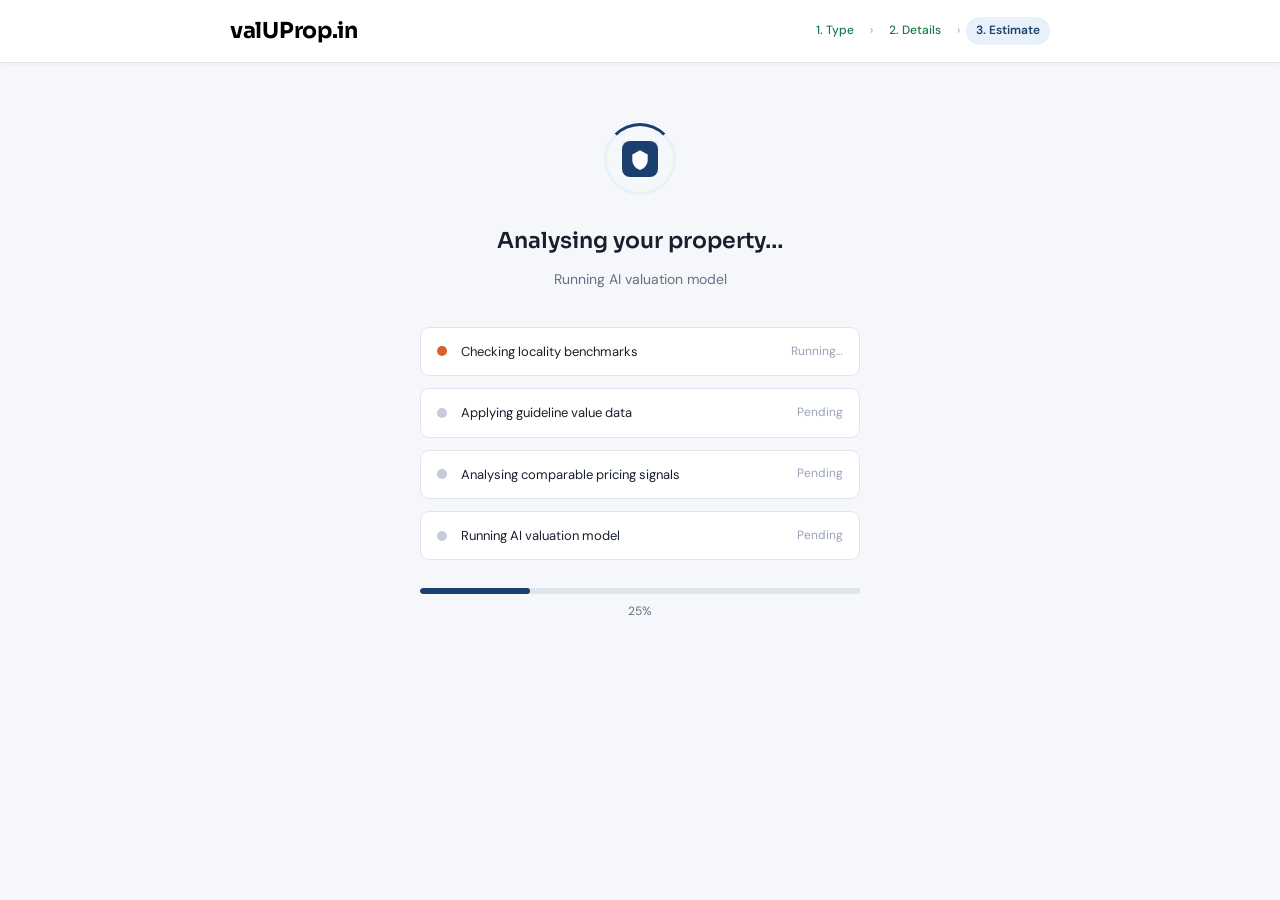
<file: loading.html>
<!DOCTYPE html>
<html lang="en">
<head>
  <meta charset="UTF-8"/>
  <meta name="viewport" content="width=device-width, initial-scale=1.0"/>
  <title>Analysing your property… — valUProp.in</title>
  <link rel="preconnect" href="https://fonts.googleapis.com">
  <link href="https://fonts.googleapis.com/css2?family=Sora:wght@400;500;600;700&family=DM+Sans:wght@400;500&display=swap" rel="stylesheet">
  <link rel="stylesheet" href="css/style.css"/>
</head>
<body>

  <nav class="navbar">
    <div class="nav-inner">
      <div class="logo">valUProp<span class="logo-dot">.in</span></div>
      <div class="progress-bar-wrap">
        <div class="progress-step done">1. Type</div>
        <div class="progress-sep">›</div>
        <div class="progress-step done">2. Details</div>
        <div class="progress-sep">›</div>
        <div class="progress-step active">3. Estimate</div>
      </div>
    </div>
  </nav>

  <main class="loading-main">
    <div class="loading-wrap">
      <div class="loading-anim">
        <div class="loading-ring"></div>
        <div class="loading-shield">
          <svg viewBox="0 0 20 20" fill="white" width="22" height="22"><path d="M10 2L3 6v5c0 4.1 3 7.9 7 8.9 4-1 7-4.8 7-8.9V6L10 2z"/></svg>
        </div>
      </div>

      <h2 class="loading-title">Analysing your property…</h2>
      <p class="loading-sub" id="loading-property-label">Running AI valuation model</p>

      <div class="loading-steps">
        <div class="loading-step" id="ls-0">
          <div class="ls-dot pending" id="dot-0"></div>
          <div class="ls-text">
            <span class="ls-label">Checking locality benchmarks</span>
            <span class="ls-status" id="stat-0">Pending</span>
          </div>
        </div>
        <div class="loading-step" id="ls-1">
          <div class="ls-dot pending" id="dot-1"></div>
          <div class="ls-text">
            <span class="ls-label">Applying guideline value data</span>
            <span class="ls-status" id="stat-1">Pending</span>
          </div>
        </div>
        <div class="loading-step" id="ls-2">
          <div class="ls-dot pending" id="dot-2"></div>
          <div class="ls-text">
            <span class="ls-label">Analysing comparable pricing signals</span>
            <span class="ls-status" id="stat-2">Pending</span>
          </div>
        </div>
        <div class="loading-step" id="ls-3">
          <div class="ls-dot pending" id="dot-3"></div>
          <div class="ls-text">
            <span class="ls-label">Running AI valuation model</span>
            <span class="ls-status" id="stat-3">Pending</span>
          </div>
        </div>
      </div>

      <div class="loading-progress-bar">
        <div class="loading-progress-fill" id="loading-fill"></div>
      </div>
      <div class="loading-pct" id="loading-pct">0%</div>
    </div>
  </main>

  <script src="js/estimate.js"></script>
  <script>
    const sub = document.getElementById('loading-property-label');
    const prop = JSON.parse(sessionStorage.getItem('valuprop_search') || '{}');
    if (prop.address) sub.textContent = prop.address;

    const steps = [
      { delay: 1200,  pct: 25 },
      { delay: 3500,  pct: 50 },
      { delay: 6000,  pct: 75 },
      { delay: 9000,  pct: 95 },
    ];

    steps.forEach((s, i) => {
      setTimeout(() => {
        // Mark previous done
        if (i > 0) {
          document.getElementById('dot-' + (i-1)).className = 'ls-dot done';
          document.getElementById('stat-' + (i-1)).textContent = 'Done ✓';
        }
        document.getElementById('dot-' + i).className = 'ls-dot active';
        document.getElementById('stat-' + i).textContent = 'Running…';
        document.getElementById('loading-fill').style.width = s.pct + '%';
        document.getElementById('loading-pct').textContent = s.pct + '%';
      }, s.delay);
    });

    setTimeout(() => {
      document.getElementById('dot-3').className = 'ls-dot done';
      document.getElementById('stat-3').textContent = 'Done ✓';
      document.getElementById('loading-fill').style.width = '100%';
      document.getElementById('loading-pct').textContent = '100%';
    }, 11500);

    setTimeout(() => {
      window.location.href = 'results.html';
    }, 12500);
  </script>
</body>
</html>
</file>
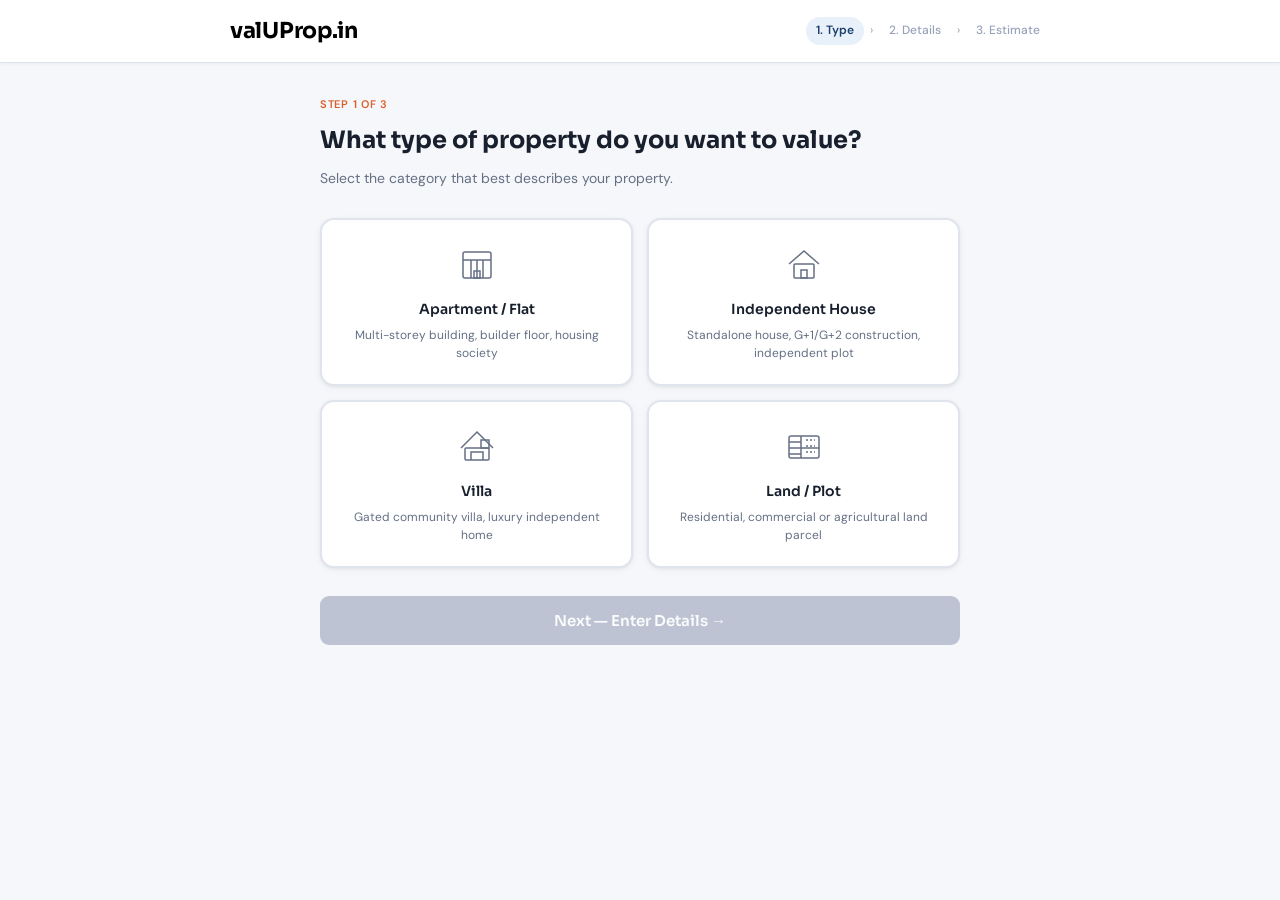
<file: payment.html>
<!DOCTYPE html>
<html lang="en">
<head>
  <meta charset="UTF-8"/>
  <meta name="viewport" content="width=device-width, initial-scale=1.0"/>
  <title>Unlock Detailed Report — valUProp.in</title>
  <link rel="preconnect" href="https://fonts.googleapis.com">
  <link href="https://fonts.googleapis.com/css2?family=Sora:wght@400;500;600;700&family=DM+Sans:wght@400;500&display=swap" rel="stylesheet">
  <link rel="stylesheet" href="css/style.css"/>
  <script src="https://checkout.razorpay.com/v1/checkout.js"></script>
  <style>
    .pay-wrap { max-width: 480px; margin: 30px auto; padding: 0 20px; }
    .pay-card { background: var(--surface); border: 1px solid var(--border); border-radius: var(--radius); padding: 24px; margin-bottom: 16px; box-shadow: var(--shadow-sm); }
    .pay-header { font-family: var(--font-head); font-size: 22px; font-weight: 700; color: var(--text); margin-bottom: 6px; }
    .pay-sub { font-size: 14px; color: var(--muted); margin-bottom: 18px; }
    .summary-label { font-size: 11px; font-weight: 700; letter-spacing: 0.5px; color: var(--muted); text-transform: uppercase; margin-bottom: 12px; }
    .summary-row { display: flex; justify-content: space-between; padding: 10px 0; border-bottom: 1px solid var(--border); font-size: 14px; }
    .summary-row:last-child { border-bottom: none; padding-top: 14px; font-weight: 700; font-size: 16px; }
    .summary-row .row-label { color: var(--muted); }
    .summary-row .row-val { color: var(--text); text-align: right; max-width: 60%; }
    .email-confirm { background: #ECFDF5; border: 1px solid #A7F3D0; border-radius: var(--radius-sm); padding: 12px 14px; font-size: 13px; color: #065F46; margin-bottom: 16px; }
    .security-note { background: var(--bg); border-radius: var(--radius-sm); padding: 12px 14px; font-size: 12px; color: var(--muted); margin-bottom: 18px; display: flex; align-items: center; gap: 10px; }
    .pay-btn { width: 100%; background: var(--accent); color: white; border: none; padding: 16px; font-size: 16px; font-weight: 700; font-family: var(--font-head); border-radius: var(--radius-sm); cursor: pointer; transition: all 0.15s; }
    .pay-btn:hover { background: var(--accent-dark); transform: translateY(-1px); }
    .pay-btn:disabled { opacity: 0.6; cursor: not-allowed; }
    .demo-banner { background: #FEF3C7; border: 1px solid #FCD34D; border-radius: var(--radius-sm); padding: 12px 14px; font-size: 13px; color: #92400E; margin-bottom: 16px; text-align: center; }
    .pay-error {
      background: #FEF2F2;
      border: 1px solid #FCA5A5;
      border-radius: var(--radius-sm);
      padding: 14px 16px;
      font-size: 13px;
      color: #991B1B;
      margin-bottom: 14px;
      line-height: 1.5;
      display: none;
    }
    .pay-error.is-visible { display: block; }
    .pay-error-title { font-weight: 700; margin-bottom: 4px; font-family: var(--font-head); }
    .pay-error-actions {
      margin-top: 10px;
      display: flex;
      gap: 8px;
      flex-wrap: wrap;
    }
    .pay-error-btn {
      background: #DC2626;
      color: white;
      border: none;
      padding: 7px 14px;
      border-radius: var(--radius-sm);
      font-size: 12px;
      font-weight: 600;
      cursor: pointer;
    }
    .pay-error-btn.secondary {
      background: transparent;
      color: #991B1B;
      border: 1px solid #FCA5A5;
    }
  </style>
</head>
<body>
  <nav class="navbar">
    <div class="nav-inner">
      <div class="logo">valUProp<span class="logo-dot">.in</span></div>
      <a href="results.html" class="btn-back-nav">← Back to estimate</a>
    </div>
  </nav>

  <main class="pay-wrap">
    <!-- Error surface (hidden by default) -->
    <div class="pay-error" id="pay-error">
      <div class="pay-error-title">⚠️ <span id="pay-error-title-text">Could not generate report</span></div>
      <div id="pay-error-message">Please try again or contact support.</div>
      <div class="pay-error-actions">
        <button class="pay-error-btn" onclick="retryPayment()">Try again</button>
        <button class="pay-error-btn secondary" onclick="window.location.href='results.html'">Back to estimate</button>
      </div>
    </div>

    <div class="pay-card">
      <div class="pay-header">Unlock Detailed Report</div>
      <div class="pay-sub">Full 7-section market report with real-time data</div>

      <div class="summary-label">ORDER SUMMARY</div>
      <div class="summary-row">
        <span class="row-label">Property</span>
        <span class="row-val" id="pay-prop">Loading...</span>
      </div>
      <div class="summary-row">
        <span class="row-label">Report type</span>
        <span class="row-val">Detailed Valuation Report (7 sections)</span>
      </div>
      <div class="summary-row">
        <span class="row-label">Delivery</span>
        <span class="row-val">PDF emailed to your email</span>
      </div>
      <div class="summary-row">
        <span class="row-label">Valid for</span>
        <span class="row-val">48 hours from generation</span>
      </div>
      <div class="summary-row">
        <span class="row-label">Total</span>
        <span class="row-val">₹199</span>
      </div>
    </div>

    <div class="email-confirm">
      ✓ Your report will be emailed as a PDF to <strong id="pay-email-confirm">your email address</strong>.
      You can also download it directly from the next page.
    </div>

    <button class="pay-btn" id="pay-btn" onclick="initiatePayment()">
      Pay ₹199 & Unlock Report →
    </button>

    <p style="font-size:12px;color:var(--muted-light);text-align:center;margin-top:12px;">
      🔒 Secured by Razorpay · UPI / Cards / Net Banking
    </p>
  </main>

  <script src="js/estimate.js"></script>
  <script>
    // ─── DEMO MODE — Razorpay is bypassed ──────────────────────────
    // To re-enable real payments later: replace this block with the
    // Razorpay version from the original payment.html.
    // ───────────────────────────────────────────────────────────────
    // BUGFIX (2026-05-09): Previously the verify call could silently
    // fail (no valId, network error, missing paid_valuation_id in
    // response) and the page would still redirect to detail.html.
    // detail.html then fell into demo mode and showed hardcoded
    // ₹48L–₹74L for every property regardless of locality.
    //
    // BUGFIX (2026-05-10): The verify endpoint requires a Payment row
    // to exist in the DB (looked up by razorpay_order_id). Previously
    // we generated a fresh order_id on the fly and called verify
    // directly, so verify always returned 404 "Order not found" and
    // the user fell into demo mode. Now we call create-order first
    // (which records the Payment row) and pass that real order_id to
    // verify — mirroring the real Razorpay flow:
    //   create-order  →  [user pays via Razorpay]  →  verify
    //
    // Three hard gates now prevent silent demo fallthrough:
    //   1. If valId missing → show error, do not redirect
    //   2. If create-order or verify HTTP non-2xx → show error
    //   3. If response missing paid_valuation_id → show error
    // Only redirect when we have a real paid_valuation_id.

    const BACKEND_URL = window.BACKEND_URL || 'https://valuprop-api.onrender.com';

    const search = getSearch();
    if (!search.type) window.location.href = 'estimate.html';

    const typeLabels = {
      'Apartment': 'Apartment',
      'IndependentHouse': 'Independent House',
      'Villa': 'Villa',
      'LandPlot': 'Land / Plot'
    };
    const propLabel = (typeLabels[search.type] || search.type) +
      (search.bhk ? ' · ' + search.bhk : '') +
      ' · ' + (search.locality || search.address || '');

    document.getElementById('pay-prop').textContent = propLabel;
    document.getElementById('pay-email-confirm').textContent = search.email || 'your email address';

    /* ───────── Error surfacing ────────────────────────────────── */
    function showPaymentError(title, message) {
      const errEl = document.getElementById('pay-error');
      document.getElementById('pay-error-title-text').textContent = title || 'Could not generate report';
      document.getElementById('pay-error-message').textContent =
        message || 'Please try again or email support@valuprop.in';
      errEl.classList.add('is-visible');
      // Reset CTA so user can retry
      const btn = document.getElementById('pay-btn');
      btn.disabled = false;
      btn.textContent = 'Pay ₹199 & Unlock Report →';
      // Scroll error into view
      errEl.scrollIntoView({ behavior: 'smooth', block: 'center' });
    }

    function clearPaymentError() {
      document.getElementById('pay-error').classList.remove('is-visible');
    }

    function retryPayment() {
      clearPaymentError();
      initiatePayment();
    }

    /* ───────── Main payment flow (demo mode) ──────────────────── */
    async function initiatePayment() {
      clearPaymentError();
      const btn = document.getElementById('pay-btn');
      btn.disabled = true;
      btn.textContent = '🔍 Researching market data…';

      // Progressive copy to set expectation while paid LLM runs (10–40s)
      const t1 = setTimeout(() => { btn.textContent = '🌐 Searching MagicBricks, 99acres…'; }, 4000);
      const t2 = setTimeout(() => { btn.textContent = '📊 Analyzing comparable listings…'; }, 12000);
      const t3 = setTimeout(() => { btn.textContent = '✍️ Building your report…'; }, 22000);
      const t4 = setTimeout(() => { btn.textContent = '⏳ Almost done, please wait…'; }, 32000);
      const cancelTimers = () => { [t1,t2,t3,t4].forEach(clearTimeout); };

      // ─── HARD GATE 1: must have a free valuation_id from earlier ───
      const valId  = sessionStorage.getItem('valuprop_val_id');
      const propId = sessionStorage.getItem('valuprop_prop_id');
      if (!valId) {
        cancelTimers();
        showPaymentError(
          'Session expired',
          'We could not find your free estimate. This can happen if the page was opened directly or the session timed out. Please go back to the estimate page and click "Pay ₹199" from there.'
        );
        return;
      }

      // ─── STEP 1: Create the order in the backend ──────────────────
      // The verify endpoint looks up Payment rows by razorpay_order_id,
      // so we MUST create the order in the DB before verifying. In demo
      // mode the backend returns an order_id like "demo_order_<ts>" that
      // is recorded in the Payment table; we then pass that exact id to
      // verify. This mirrors the real Razorpay flow:
      //   create-order  →  user pays  →  verify
      let realOrderId = null;
      let orderData = null;
      try {
        const orderResp = await fetch(BACKEND_URL + '/api/payment/create-order', {
          method: 'POST',
          headers: { 'Content-Type': 'application/json' },
          body: JSON.stringify({
            property_id:  propId ? parseInt(propId) : 0,
            valuation_id: parseInt(valId)
          })
        });

        if (!orderResp.ok) {
          cancelTimers();
          let serverMsg = '';
          try {
            const errBody = await orderResp.json();
            serverMsg = errBody.detail || errBody.message || '';
          } catch (_) { /* not JSON */ }
          showPaymentError(
            'Could not start payment',
            `Server returned ${orderResp.status} when creating the order. ${serverMsg ||
              'Please try again, or email support@valuprop.in if this persists.'}`
          );
          return;
        }

        orderData = await orderResp.json();
        realOrderId = orderData.order_id;

        if (!realOrderId) {
          cancelTimers();
          showPaymentError(
            'Could not start payment',
            'Server did not return a valid order ID. Please email support@valuprop.in.'
          );
          return;
        }
      } catch (e) {
        cancelTimers();
        console.error('create-order error:', e);
        showPaymentError(
          'Connection problem',
          'Could not reach our server to create the order. Please check your internet connection and try again.'
        );
        return;
      }

      // ─── STEP 2: Open Razorpay checkout modal ─────────────────────
      // Cancel progressive timers — Razorpay modal takes over UX from here
      cancelTimers();
      btn.disabled = false;
      btn.textContent = 'Pay ₹199 & Unlock Report →';

      const keyId = orderData.key_id || '';

      const options = {
        key:         keyId,
        amount:      orderData.amount,
        currency:    'INR',
        name:        'valUProp.in',
        description: 'Detailed Property Valuation Report',
        order_id:    realOrderId,
        prefill: {
          email: search.email || '',
          contact: search.phone || ''
        },
        theme: { color: '#C84B31' },

        handler: async function(response) {
          // ─── User paid — now verify on backend ──────────────────
          btn.disabled = true;
          btn.textContent = '✍️ Verifying payment…';

          let paidValId = null;
          try {
            const vr = await fetch(BACKEND_URL + '/api/payment/verify', {
              method: 'POST',
              headers: { 'Content-Type': 'application/json' },
              body: JSON.stringify({
                razorpay_order_id:   response.razorpay_order_id,
                razorpay_payment_id: response.razorpay_payment_id,
                razorpay_signature:  response.razorpay_signature,
                valuation_id:        parseInt(valId)
              })
            });

            if (!vr.ok) {
              let serverMsg = '';
              try { const eb = await vr.json(); serverMsg = eb.detail || eb.message || ''; } catch (_) {}
              showPaymentError(
                'Verification failed',
                `Payment was received but verification failed (${vr.status}). ${serverMsg ||
                  'Please email support@valuprop.in with your payment ID: ' + response.razorpay_payment_id}`
              );
              btn.disabled = false;
              btn.textContent = 'Pay ₹199 & Unlock Report →';
              return;
            }

            const vd = await vr.json();

            if (!vd || !vd.verified || !vd.paid_valuation_id) {
              showPaymentError(
                'Report not generated',
                'Payment verified but report ID missing. Please email support@valuprop.in with payment ID: ' + response.razorpay_payment_id
              );
              btn.disabled = false;
              btn.textContent = 'Pay ₹199 & Unlock Report →';
              return;
            }

            paidValId = vd.paid_valuation_id;
            if (vd.access_token) {
              sessionStorage.setItem('valuprop_paid_access_token', vd.access_token);
            }
          } catch (e) {
            console.error('Payment verify error:', e);
            showPaymentError(
              'Connection problem',
              'Could not reach our server to verify payment. Please email support@valuprop.in with payment ID: ' + response.razorpay_payment_id
            );
            btn.disabled = false;
            btn.textContent = 'Pay ₹199 & Unlock Report →';
            return;
          }

          // ─── Success path ──────────────────────────────────────
          try { markPaid(search.phone || '', search.email || ''); } catch (_) {}
          sessionStorage.setItem('valuprop_paid_val_id', paidValId);
          window.location.href = 'detail.html';
        },

        modal: {
          ondismiss: function() {
            // User closed the modal without paying
            btn.disabled = false;
            btn.textContent = 'Pay ₹199 & Unlock Report →';
          }
        }
      };

      const rzp = new Razorpay(options);
      rzp.on('payment.failed', function(response) {
        showPaymentError(
          'Payment failed',
          response.error.description || 'Your payment could not be processed. Please try again.'
        );
        btn.disabled = false;
        btn.textContent = 'Pay ₹199 & Unlock Report →';
      });
      rzp.open();
    }
  </script>
</body>
</html>
</file>
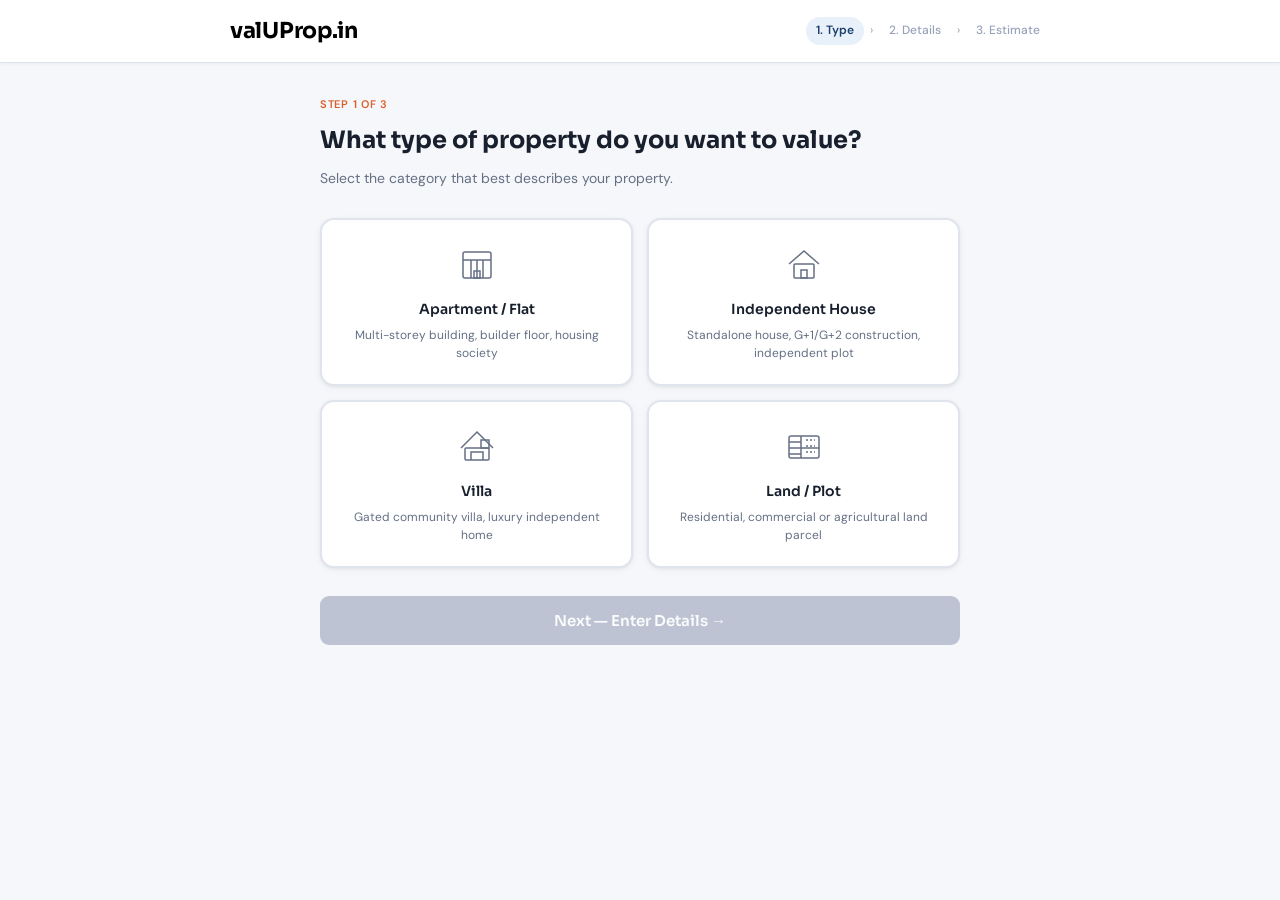
<file: results.html>
<!DOCTYPE html>
<html lang="en">
<head>
  <meta charset="UTF-8"/>
  <meta name="viewport" content="width=device-width, initial-scale=1.0"/>
  <title>Your Property Estimate — valUProp.in</title>
  <link rel="preconnect" href="https://fonts.googleapis.com">
  <link href="https://fonts.googleapis.com/css2?family=Sora:wght@400;500;600;700&family=DM+Sans:wght@400;500&display=swap" rel="stylesheet">
  <link rel="stylesheet" href="css/style.css"/>
  <style>
    /* ==========================================================
       REPORT PREVIEW — aggressive tease styles
       Self-contained so existing css/style.css needs no changes.
       ========================================================== */
    .rep-wrap {
      max-width: 760px;
      margin: 28px auto 0;
      padding: 0 20px;
    }
    .rep-eyebrow {
      display: flex;
      align-items: center;
      gap: 10px;
      font-size: 11px;
      letter-spacing: 0.14em;
      text-transform: uppercase;
      color: #6b7280;
      font-weight: 600;
      margin-bottom: 6px;
    }
    .rep-eyebrow::before,
    .rep-eyebrow::after {
      content: "";
      flex: 1;
      height: 1px;
      background: linear-gradient(90deg, transparent, #e5e7eb, transparent);
    }
    .rep-title {
      text-align: center;
      font-family: 'Sora', sans-serif;
      font-size: 22px;
      font-weight: 600;
      color: #0f172a;
      margin: 0 0 4px;
      letter-spacing: -0.01em;
    }
    .rep-subtitle {
      text-align: center;
      font-size: 13px;
      color: #6b7280;
      margin-bottom: 22px;
    }
    /* Section card */
    .rep-section {
      background: #ffffff;
      border: 1px solid #e8eaee;
      border-radius: 14px;
      padding: 18px 20px;
      margin-bottom: 12px;
      position: relative;
      transition: border-color 0.2s ease;
    }
    .rep-section:hover {
      border-color: #d1d5db;
    }
    .rep-sec-head {
      display: flex;
      align-items: center;
      gap: 12px;
      margin-bottom: 10px;
    }
    .rep-sec-letter {
      width: 30px;
      height: 30px;
      border-radius: 8px;
      background: #0f172a;
      color: #fff;
      display: flex;
      align-items: center;
      justify-content: center;
      font-family: 'Sora', sans-serif;
      font-weight: 600;
      font-size: 14px;
      flex-shrink: 0;
    }
    .rep-sec-title {
      font-family: 'Sora', sans-serif;
      font-size: 15px;
      font-weight: 600;
      color: #0f172a;
      flex: 1;
      letter-spacing: -0.005em;
    }
    .rep-sec-pill {
      font-size: 10px;
      letter-spacing: 0.06em;
      text-transform: uppercase;
      font-weight: 600;
      padding: 3px 8px;
      border-radius: 999px;
    }
    .rep-pill-included {
      background: #ecfdf5;
      color: #047857;
      border: 1px solid #a7f3d0;
    }
    .rep-pill-locked {
      background: #fef3c7;
      color: #92400e;
      border: 1px solid #fde68a;
    }
    .rep-sec-body {
      font-family: 'DM Sans', sans-serif;
      font-size: 14px;
      line-height: 1.6;
      color: #374151;
    }
    .rep-sec-body p {
      margin: 0 0 10px;
    }
    .rep-sec-body p:last-child { margin-bottom: 0; }
    /* Data rows (used in C and D) */
    .rep-data-grid {
      display: grid;
      grid-template-columns: 1fr;
      gap: 8px;
      margin-top: 10px;
    }
    .rep-data-row {
      display: flex;
      justify-content: space-between;
      align-items: center;
      padding: 10px 12px;
      background: #f8fafc;
      border: 1px solid #eef0f3;
      border-radius: 8px;
      font-size: 13px;
    }
    .rep-data-label {
      color: #4b5563;
      font-weight: 500;
    }
    .rep-data-value {
      color: #0f172a;
      font-weight: 600;
      font-family: 'Sora', sans-serif;
      font-variant-numeric: tabular-nums;
    }
    .rep-data-meta {
      font-size: 11px;
      color: #6b7280;
      margin-top: 2px;
      font-weight: 400;
    }
    /* Build-up formula (D) */
    .rep-formula {
      background: linear-gradient(180deg, #fafbfc 0%, #f5f7fa 100%);
      border: 1px solid #eef0f3;
      border-radius: 10px;
      padding: 14px;
      margin-top: 10px;
    }
    .rep-formula-row {
      display: flex;
      justify-content: space-between;
      align-items: baseline;
      padding: 6px 0;
      font-size: 13px;
      border-bottom: 1px dashed #e5e7eb;
    }
    .rep-formula-row:last-of-type { border-bottom: none; }
    .rep-formula-row.is-total {
      margin-top: 6px;
      padding-top: 12px;
      border-top: 2px solid #0f172a;
      border-bottom: none;
      font-size: 14px;
      font-weight: 600;
    }
    .rep-formula-label { color: #4b5563; }
    .rep-formula-op {
      color: #9ca3af;
      font-weight: 600;
      margin: 0 6px;
    }
    .rep-formula-val {
      color: #0f172a;
      font-family: 'Sora', sans-serif;
      font-weight: 600;
      font-variant-numeric: tabular-nums;
    }
    /* The blur primitive (anti-cheat: real text is decorative placeholder) */
    .rep-blur {
      display: inline-block;
      filter: blur(5px);
      user-select: none;
      pointer-events: none;
      color: #0f172a;
      letter-spacing: 0.02em;
    }
    .rep-blur-strong {
      filter: blur(7px);
    }
    /* Section E — the money shot, locked */
    .rep-section.is-locked {
      background: linear-gradient(180deg, #ffffff 0%, #fdfcf7 100%);
      border-color: #f0e6c8;
    }
    .rep-locked-headline {
      font-family: 'Sora', sans-serif;
      font-size: 24px;
      font-weight: 700;
      color: #0f172a;
      letter-spacing: -0.015em;
      margin: 4px 0 6px;
      line-height: 1.2;
    }
    .rep-locked-sub {
      font-size: 12px;
      color: #6b7280;
      margin-bottom: 4px;
    }
    .rep-confidence-row {
      display: flex;
      align-items: center;
      gap: 10px;
      margin-top: 12px;
      font-size: 12px;
      color: #4b5563;
    }
    .rep-confidence-label {
      letter-spacing: 0.08em;
      text-transform: uppercase;
      font-weight: 600;
      color: #6b7280;
      font-size: 10px;
    }
    .rep-confidence-bar {
      flex: 1;
      height: 6px;
      background: #f1f3f5;
      border-radius: 999px;
      overflow: hidden;
      position: relative;
    }
    .rep-confidence-fill {
      height: 100%;
      width: 0%;
      background: linear-gradient(90deg, #d4a373 0%, #b8860b 100%);
      border-radius: 999px;
      transition: width 0.8s ease;
    }
    .rep-confidence-fill.is-blurred {
      filter: blur(4px);
      width: 70%;
    }
    /* Section F — risk preview */
    .rep-risk-list {
      margin: 8px 0 0;
      padding: 0;
      list-style: none;
    }
    .rep-risk-item {
      display: flex;
      gap: 10px;
      padding: 8px 0;
      border-bottom: 1px solid #f1f3f5;
      font-size: 13px;
      line-height: 1.5;
    }
    .rep-risk-item:last-child { border-bottom: none; }
    .rep-risk-bullet {
      width: 18px;
      height: 18px;
      border-radius: 50%;
      background: #fef3c7;
      color: #92400e;
      font-size: 10px;
      font-weight: 700;
      display: flex;
      align-items: center;
      justify-content: center;
      flex-shrink: 0;
      margin-top: 1px;
    }
    .rep-risk-item.is-locked .rep-risk-bullet {
      background: #f1f3f5;
      color: #9ca3af;
    }
    .rep-risk-text { color: #374151; flex: 1; }
    /* Lock chip on locked sections */
    .rep-lock-chip {
      display: inline-flex;
      align-items: center;
      gap: 4px;
      font-size: 11px;
      font-weight: 600;
      color: #92400e;
    }
    /* Sticky CTA on scroll into locked zone */
    .rep-sticky-cta {
      position: sticky;
      bottom: 16px;
      margin: 18px auto 0;
      max-width: 720px;
      padding: 14px 18px;
      background: #0f172a;
      color: #fff;
      border-radius: 14px;
      display: flex;
      align-items: center;
      justify-content: space-between;
      gap: 14px;
      box-shadow: 0 12px 32px -8px rgba(15, 23, 42, 0.35);
      z-index: 30;
      animation: rep-slide-up 0.5s ease both;
    }
    @keyframes rep-slide-up {
      from { transform: translateY(20px); opacity: 0; }
      to   { transform: translateY(0); opacity: 1; }
    }
    .rep-sticky-cta-text {
      font-size: 14px;
      font-weight: 500;
      line-height: 1.35;
    }
    .rep-sticky-cta-text strong {
      font-family: 'Sora', sans-serif;
      font-weight: 600;
    }
    .rep-sticky-cta-btn {
      background: #fbbf24;
      color: #0f172a;
      border: none;
      padding: 10px 16px;
      border-radius: 10px;
      font-family: 'Sora', sans-serif;
      font-weight: 600;
      font-size: 13px;
      cursor: pointer;
      white-space: nowrap;
      transition: transform 0.15s ease, background 0.15s ease;
    }
    .rep-sticky-cta-btn:hover {
      background: #f59e0b;
      transform: translateY(-1px);
    }
    /* ==========================================================
       PRE-PAYMENT DISCLAIMER (Set 2 #8)
       Sits directly above the lead-capture card so users see it
       before paying. Warning-toned but readable, not alarming.
       ========================================================== */
    .pre-payment-disclaimer {
      max-width: 640px;
      margin: 24px auto 12px;
      padding: 14px 18px;
      background: #FEF3C7;
      border: 1px solid #F59E0B;
      border-radius: 12px;
      display: flex;
      gap: 12px;
      align-items: flex-start;
      font-size: 13px;
      line-height: 1.55;
      color: #78350F;
    }
    .pre-payment-disclaimer-icon {
      flex-shrink: 0;
      font-size: 18px;
      line-height: 1.2;
      margin-top: 1px;
    }
    .pre-payment-disclaimer strong:first-child {
      display: block;
      font-family: 'Sora', sans-serif;
      font-size: 13px;
      font-weight: 600;
      color: #78350F;
      margin-bottom: 3px;
    }
    .pre-payment-disclaimer a {
      color: #78350F;
      text-decoration: underline;
      font-weight: 600;
    }
    .pre-payment-disclaimer a:hover {
      color: #451A03;
    }
    /* Mobile tweaks */
    @media (max-width: 560px) {
      .rep-wrap { padding: 0 14px; margin-top: 20px; }
      .rep-section { padding: 16px; }
      .rep-locked-headline { font-size: 20px; }
      .rep-sticky-cta {
        flex-direction: column;
        align-items: stretch;
        text-align: center;
      }
      .rep-sticky-cta-btn { width: 100%; }
      .pre-payment-disclaimer { margin: 18px 14px 10px; font-size: 12px; padding: 12px 14px; }
    }
  </style>
</head>
<body>
  <nav class="navbar">
    <div class="nav-inner">
      <a href="index.html" class="logo">valUProp<span class="logo-dot">.in</span></a>
      <a href="estimate.html" class="btn-back-nav">← New estimate</a>
    </div>
  </nav>
  <main class="results-main">
    <!-- Property label -->
    <div class="results-property-bar">
      <div class="rpb-inner">
        <div class="rpb-type-badge" id="res-type-badge">Apartment</div>
        <div class="rpb-address" id="res-address">Anna Nagar, Chennai</div>
      </div>
    </div>
    <!-- FREE ESTIMATE BLOCK -->
    <div class="free-estimate-block">
      <div class="feb-label">FREE ESTIMATE</div>
      <div class="feb-value" id="res-value-range">₹X.X Cr – ₹Y.Y Cr</div>
      <div class="feb-sub">Estimated market value · Based on AI analysis of locality data</div>
      <div class="feb-teaser" id="res-teaser-insight"></div>
    </div>
    <!-- ONE TEASER INSIGHT -->
    <div class="teaser-insight-card" id="teaser-card">
      <div class="tic-icon">
        <svg viewBox="0 0 16 16" fill="currentColor" width="14" height="14"><path d="M8 1a7 7 0 100 14A7 7 0 008 1zm.75 10.5h-1.5v-5h1.5v5zm0-6.5h-1.5V3.5h1.5V5z"/></svg>
      </div>
      <div id="teaser-text">Properties in this locality have appreciated 8% in the last 12 months.</div>
    </div>
    <!-- ====================================================
         REPORT PREVIEW — aggressive tease
         A,B,C visible · D mostly visible · E,F locked
         ==================================================== -->
    <section class="rep-wrap">
      <div class="rep-eyebrow">A taste of your full report</div>
      <h2 class="rep-title">Your Detailed Valuation Report</h2>
      <p class="rep-subtitle">6 sections · Continues below · Unlock the full report for ₹199</p>
      <!-- A. Asset Overview -->
      <div class="rep-section">
        <div class="rep-sec-head">
          <div class="rep-sec-letter">A</div>
          <div class="rep-sec-title">Asset Overview</div>
          <span class="rep-sec-pill rep-pill-included">Included</span>
        </div>
        <div class="rep-sec-body" id="rep-a-body">
          <!-- filled by results.js -->
        </div>
      </div>
      <!-- B. Micro-Market Context -->
      <div class="rep-section">
        <div class="rep-sec-head">
          <div class="rep-sec-letter">B</div>
          <div class="rep-sec-title">Micro-Market Context</div>
          <span class="rep-sec-pill rep-pill-included">Included</span>
        </div>
        <div class="rep-sec-body" id="rep-b-body">
          <!-- filled by results.js -->
        </div>
      </div>
      <!-- C. Observed Pricing Signals -->
      <div class="rep-section">
        <div class="rep-sec-head">
          <div class="rep-sec-letter">C</div>
          <div class="rep-sec-title">Observed Pricing Signals</div>
          <span class="rep-sec-pill rep-pill-included">Included</span>
        </div>
        <div class="rep-sec-body">
          <p id="rep-c-intro">Based on locality data and recent transactions in this micro-market.</p>
          <div class="rep-data-grid" id="rep-c-grid">
            <!-- filled by results.js -->
          </div>
        </div>
      </div>
      <!-- D. Valuation Build-Up — formula visible, final blurred -->
      <div class="rep-section">
        <div class="rep-sec-head">
          <div class="rep-sec-letter">D</div>
          <div class="rep-sec-title">Valuation Build-Up</div>
          <span class="rep-sec-pill rep-pill-included">Method shown</span>
        </div>
        <div class="rep-sec-body">
          <p id="rep-d-intro">Your valuation is built bottom-up from three components, then adjusted for property-specific factors.</p>
          <div class="rep-formula" id="rep-d-formula">
            <!-- filled by results.js -->
          </div>
          <p style="margin-top:10px; font-size:12px; color:#6b7280;">
            Full computed values for each component are in your detailed report.
          </p>
        </div>
      </div>
      <!-- E. Independent Value Opinion — THE MONEY SHOT, LOCKED -->
      <div class="rep-section is-locked">
        <div class="rep-sec-head">
          <div class="rep-sec-letter">E</div>
          <div class="rep-sec-title">Independent Value Opinion</div>
          <span class="rep-sec-pill rep-pill-locked">🔒 Unlock for ₹199</span>
        </div>
        <div class="rep-sec-body">
          <div class="rep-locked-sub">Tighter market value range (±5%, vs ±6% on free estimate)</div>
          <div class="rep-locked-headline">
            <span class="rep-blur rep-blur-strong">₹X.XX Cr&nbsp;–&nbsp;₹Y.YY Cr</span>
          </div>
          <div class="rep-locked-sub">Refined using property-specific adjustments and 2026 market signals.</div>
          <div class="rep-confidence-row">
            <span class="rep-confidence-label">Confidence</span>
            <div class="rep-confidence-bar">
              <div class="rep-confidence-fill is-blurred"></div>
            </div>
            <span><span class="rep-blur">XX%</span> · <span class="rep-blur">Good</span></span>
          </div>
        </div>
      </div>
      <!-- F. Risk & Due Diligence — 1 visible, rest locked -->
      <div class="rep-section">
        <div class="rep-sec-head">
          <div class="rep-sec-letter">F</div>
          <div class="rep-sec-title">Risk &amp; Due Diligence</div>
          <span class="rep-sec-pill rep-pill-locked">🔒 1 of 5 shown</span>
        </div>
        <div class="rep-sec-body">
          <p>Specific items to verify before transacting on this property:</p>
          <ul class="rep-risk-list" id="rep-f-list">
            <!-- filled by results.js -->
          </ul>
        </div>
      </div>
      <!-- Sticky CTA -->
      <div class="rep-sticky-cta" id="rep-sticky-cta">
        <div class="rep-sticky-cta-text">
          <strong>Get the full report</strong><br>
          Tighter range · Build-up · Risk checklist · PDF emailed
        </div>
        <button class="rep-sticky-cta-btn" onclick="document.getElementById('lead-capture').scrollIntoView({behavior:'smooth', block:'center'})">
          Unlock for ₹199 →
        </button>
      </div>
    </section>
    <!-- ==========================================================
         PRE-PAYMENT DISCLAIMER (Set 2 #8)
         Placed strictly before the lead-capture / payment card.
         ========================================================== -->
    <div class="pre-payment-disclaimer">
      <div class="pre-payment-disclaimer-icon">⚠️</div>
      <div>
        <strong>Before you pay — please read</strong>
        This is an AI-generated property valuation for informational and decision-support purposes only. It is <strong>not</strong> a statutory, bank-certified, or RERA-approved valuation. Do not use this report alone for bank loans, legal disputes, or court proceedings — those require a registered valuer. <a href="pages/limitations.html">See full limitations →</a>
      </div>
    </div>
    <!-- LEAD CAPTURE + PAYMENT -->
    <div class="lead-capture-card" id="lead-capture">
      <div class="lcc-head">
        <div class="lcc-price-badge">₹199</div>
        <div>
          <div class="lcc-title">Unlock Detailed Valuation Report</div>
          <div class="lcc-sub">Full 6-section report · PDF emailed to you · Instant access</div>
        </div>
      </div>
      <div class="lcc-form">
        <div class="field-row">
          <div class="field">
            <label for="lcc-phone">Phone number *</label>
            <input type="tel" id="lcc-phone" placeholder="+91 98765 43210" maxlength="15"/>
          </div>
          <div class="field">
            <label for="lcc-email">Email address *</label>
            <input type="email" id="lcc-email" placeholder="you@example.com"/>
          </div>
        </div>
        <div class="lcc-error" id="lcc-error"></div>
        <button class="unlock-btn" onclick="proceedToPayment()">
          Pay ₹199 &amp; Unlock Report →
        </button>
        <div class="lcc-note">
          🔒 Secured by Razorpay · UPI / Cards / Net Banking
        </div>
      </div>
    </div>
    <div class="results-disclaimer">
      This is an AI-generated estimate for informational purposes only. Not a statutory or bank-certified valuation. <a href="pages/limitations.html">Read our limitations →</a>
    </div>
    <div style="text-align:center; padding: 8px 0 32px;">
      <a href="estimate.html" style="font-size:13px; color:var(--muted);">← Start a new estimate</a>
    </div>
  </main>
  <script src="js/estimate.js"></script>
  <script src="js/results.js?v=2"></script>
</body>
</html>
</file>
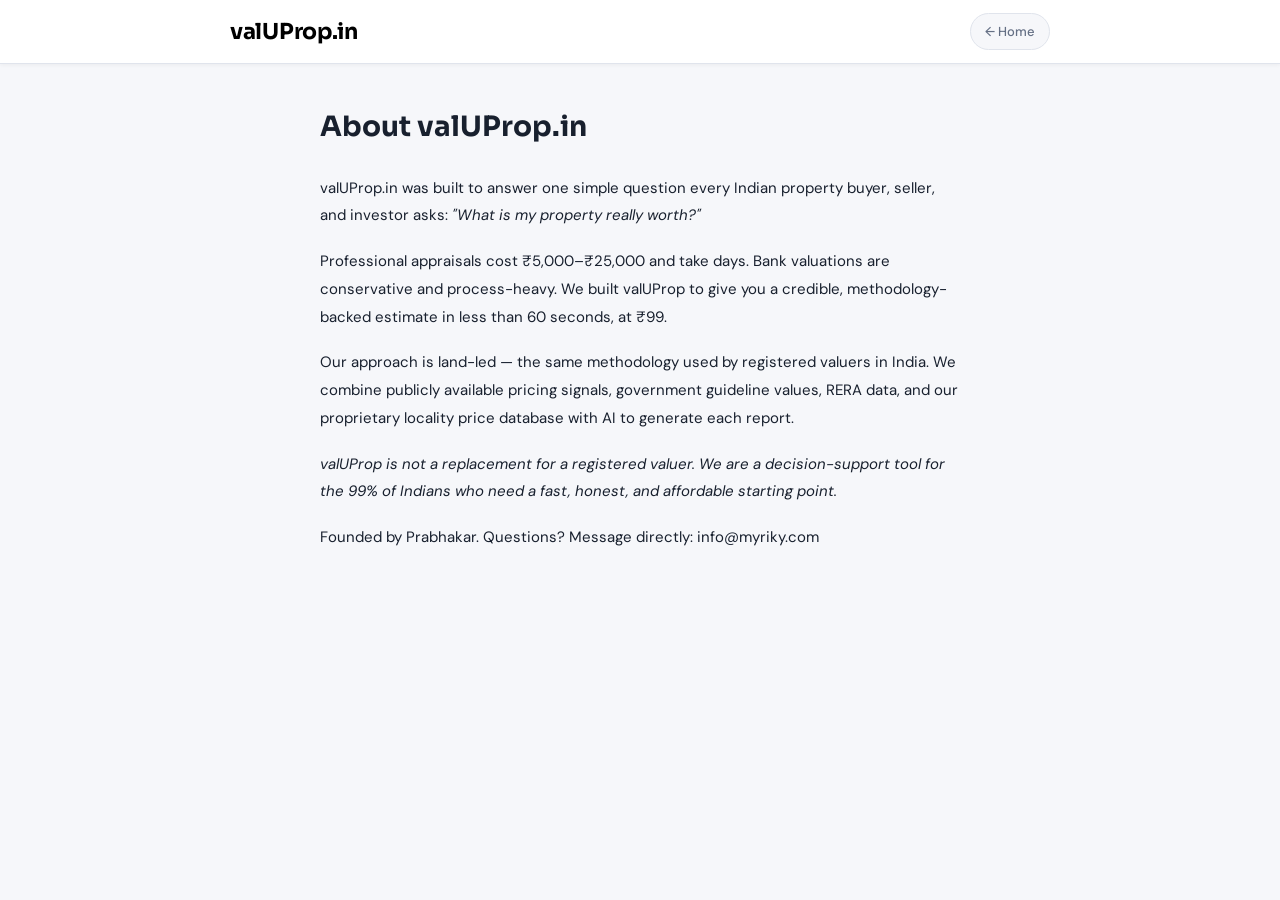
<file: pages/about.html>
<!DOCTYPE html>
<html lang="en">
<head><meta charset="UTF-8"/><meta name="viewport" content="width=device-width,initial-scale=1.0"/>
<title>About — valUProp.in</title>
<link href="https://fonts.googleapis.com/css2?family=Sora:wght@400;600;700&family=DM+Sans:wght@400;500&display=swap" rel="stylesheet">
<link rel="stylesheet" href="../css/style.css"/></head>
<body>
<nav class="navbar"><div class="nav-inner"><a href="../index.html" class="logo">valUProp<span class="logo-dot">.in</span></a><a href="../index.html" class="btn-back-nav">← Home</a></div></nav>
<main style="max-width:680px;margin:0 auto;padding:40px 20px 80px;">
<h1 style="font-family:var(--font-head);font-size:28px;font-weight:700;margin-bottom:8px;">About valUProp.in</h1>
<div style="font-size:15px;line-height:1.85;color:var(--text);margin-top:24px;">
<p style="margin-bottom:18px;">valUProp.in was built to answer one simple question every Indian property buyer, seller, and investor asks: <em>"What is my property really worth?"</em></p>
<p style="margin-bottom:18px;">Professional appraisals cost ₹5,000–₹25,000 and take days. Bank valuations are conservative and process-heavy. We built valUProp to give you a credible, methodology-backed estimate in less than 60 seconds, at ₹99.</p>
<p style="margin-bottom:18px;">Our approach is land-led — the same methodology used by registered valuers in India. We combine publicly available pricing signals, government guideline values, RERA data, and our proprietary locality price database with AI to generate each report.</p>
<p style="margin-bottom:18px;font-style:italic;">valUProp is not a replacement for a registered valuer. We are a decision-support tool for the 99% of Indians who need a fast, honest, and affordable starting point.</p>
<p>Founded by Prabhakar. Questions? Message directly: info@myriky.com</p>
</div></main>
</body></html>
</file>
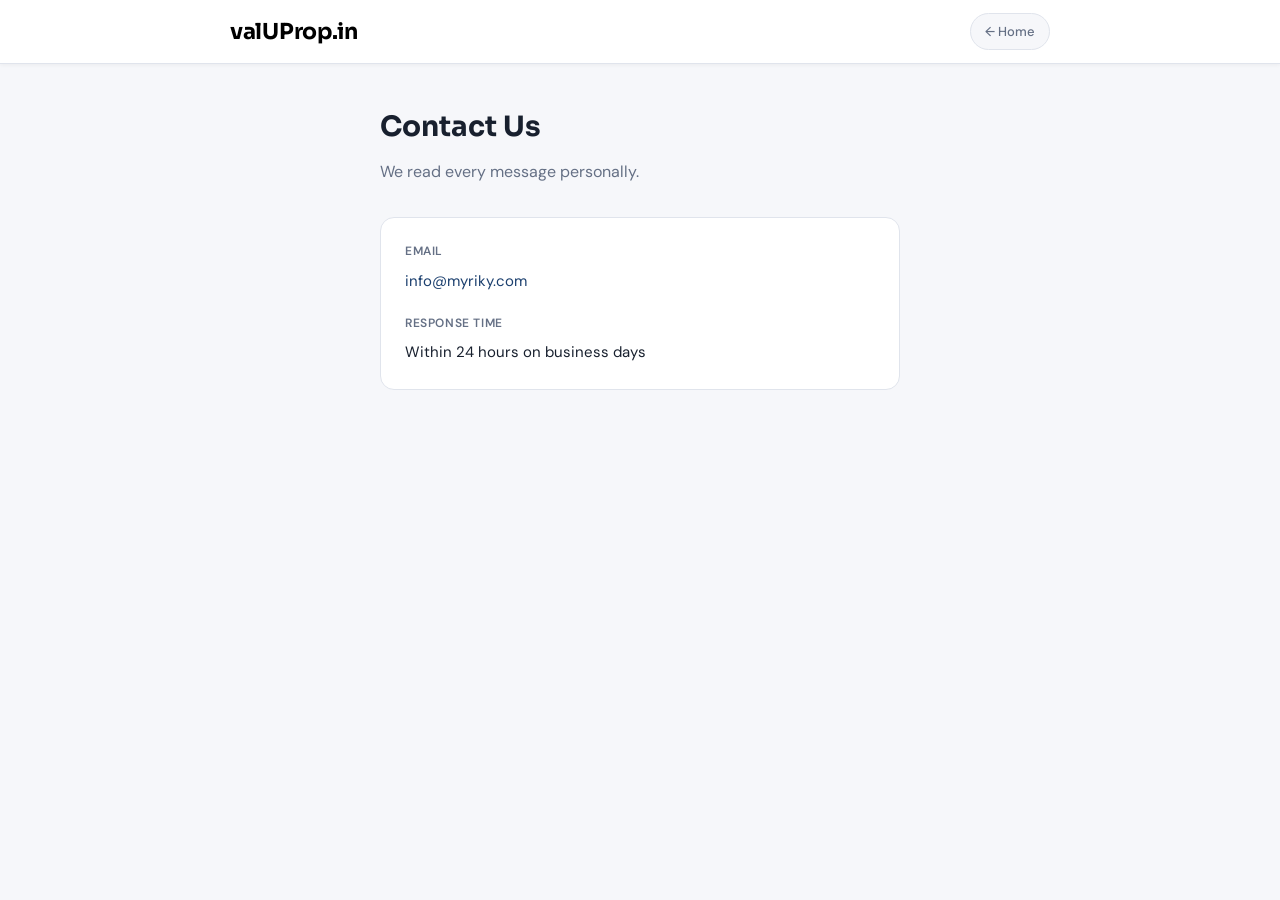
<file: pages/contact.html>
<!DOCTYPE html>
<html lang="en">
<head><meta charset="UTF-8"/><meta name="viewport" content="width=device-width,initial-scale=1.0"/>
<title>Contact — valUProp.in</title>
<link href="https://fonts.googleapis.com/css2?family=Sora:wght@400;600;700&family=DM+Sans:wght@400;500&display=swap" rel="stylesheet">
<link rel="stylesheet" href="../css/style.css"/></head>
<body>
<nav class="navbar"><div class="nav-inner"><a href="../index.html" class="logo">valUProp<span class="logo-dot">.in</span></a><a href="../index.html" class="btn-back-nav">← Home</a></div></nav>
<main style="max-width:560px;margin:0 auto;padding:40px 20px 80px;">
<h1 style="font-family:var(--font-head);font-size:28px;font-weight:700;margin-bottom:8px;">Contact Us</h1>
<p style="color:var(--muted);margin-bottom:32px;">We read every message personally.</p>
<div style="background:var(--surface);border:1px solid var(--border);border-radius:var(--radius);padding:24px;">
  <div style="margin-bottom:20px;"><div style="font-size:12px;font-weight:600;color:var(--muted);margin-bottom:6px;text-transform:uppercase;letter-spacing:0.6px;">Email</div><a href="mailto:info@myriky.com" style="font-size:15px;">info@myriky.com</a></div>
  <div><div style="font-size:12px;font-weight:600;color:var(--muted);margin-bottom:6px;text-transform:uppercase;letter-spacing:0.6px;">Response time</div><div style="font-size:15px;">Within 24 hours on business days</div></div>
</div></main>
</body></html>
</file>
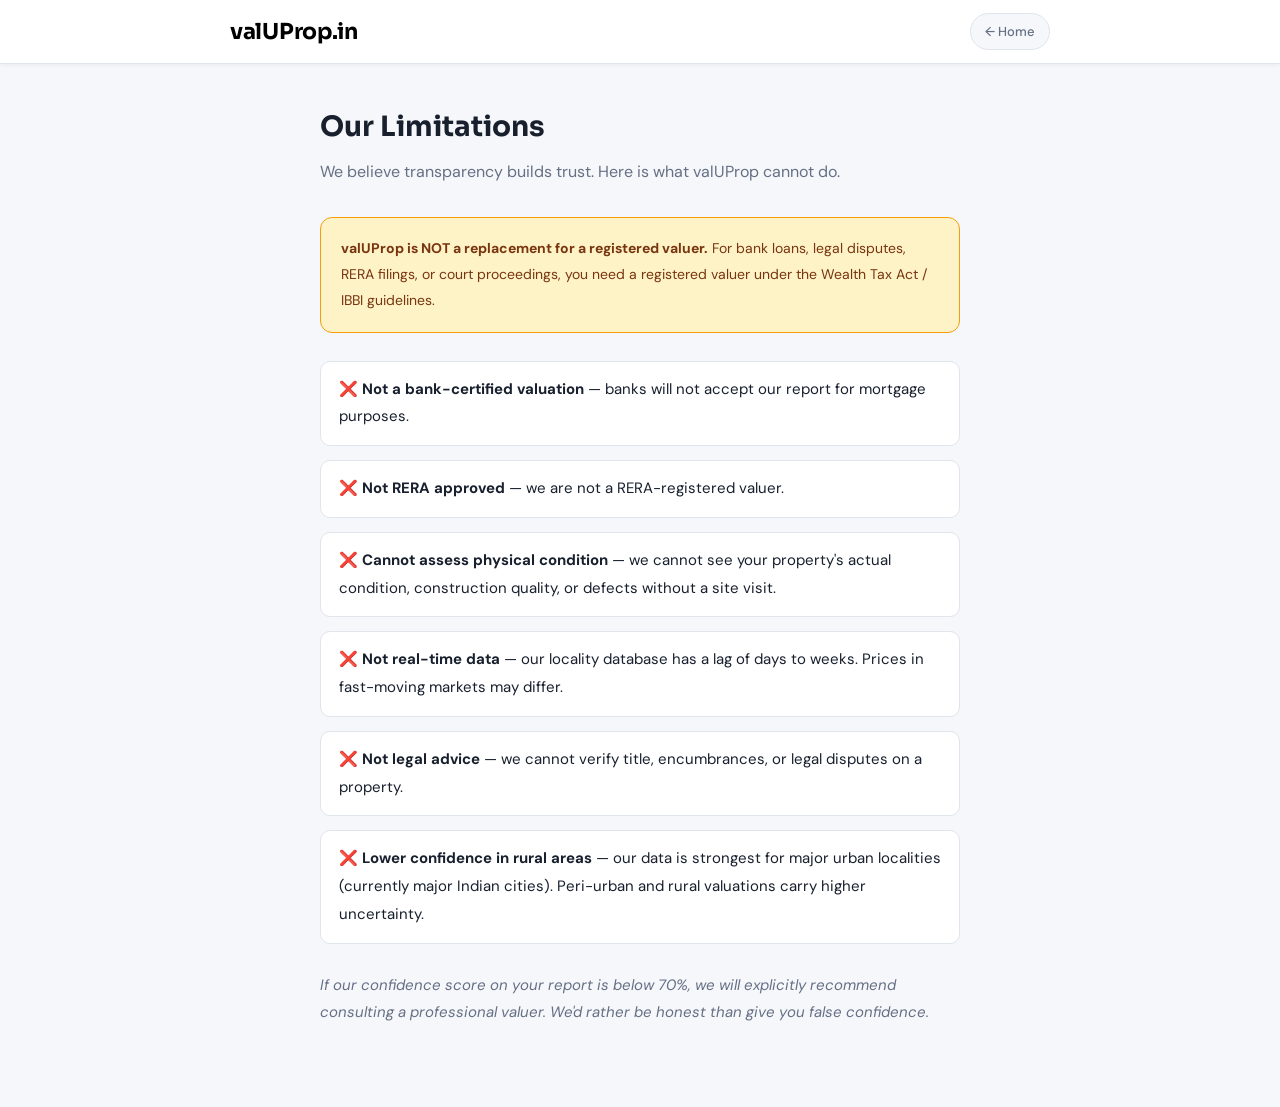
<file: pages/limitations.html>
<!DOCTYPE html>
<html lang="en">
<head><meta charset="UTF-8"/><meta name="viewport" content="width=device-width,initial-scale=1.0"/>
<title>Our Limitations — valUProp.in</title>
<link href="https://fonts.googleapis.com/css2?family=Sora:wght@400;600;700&family=DM+Sans:wght@400;500&display=swap" rel="stylesheet">
<link rel="stylesheet" href="../css/style.css"/></head>
<body>
<nav class="navbar"><div class="nav-inner"><a href="../index.html" class="logo">valUProp<span class="logo-dot">.in</span></a><a href="../index.html" class="btn-back-nav">← Home</a></div></nav>
<main style="max-width:680px;margin:0 auto;padding:40px 20px 80px;">
<h1 style="font-family:var(--font-head);font-size:28px;font-weight:700;margin-bottom:8px;">Our Limitations</h1>
<p style="color:var(--muted);margin-bottom:32px;">We believe transparency builds trust. Here is what valUProp cannot do.</p>
<div style="font-size:15px;line-height:1.85;color:var(--text);">
<div style="background:#FEF3C7;border:1px solid #F59E0B;border-radius:12px;padding:18px 20px;margin-bottom:28px;font-size:14px;color:#78350F;">
<strong>valUProp is NOT a replacement for a registered valuer.</strong> For bank loans, legal disputes, RERA filings, or court proceedings, you need a registered valuer under the Wealth Tax Act / IBBI guidelines.
</div>
<ul style="list-style:none;display:flex;flex-direction:column;gap:14px;padding:0;">
<li style="padding:14px 18px;background:var(--surface);border:1px solid var(--border);border-radius:10px;">❌ <strong>Not a bank-certified valuation</strong> — banks will not accept our report for mortgage purposes.</li>
<li style="padding:14px 18px;background:var(--surface);border:1px solid var(--border);border-radius:10px;">❌ <strong>Not RERA approved</strong> — we are not a RERA-registered valuer.</li>
<li style="padding:14px 18px;background:var(--surface);border:1px solid var(--border);border-radius:10px;">❌ <strong>Cannot assess physical condition</strong> — we cannot see your property's actual condition, construction quality, or defects without a site visit.</li>
<li style="padding:14px 18px;background:var(--surface);border:1px solid var(--border);border-radius:10px;">❌ <strong>Not real-time data</strong> — our locality database has a lag of days to weeks. Prices in fast-moving markets may differ.</li>
<li style="padding:14px 18px;background:var(--surface);border:1px solid var(--border);border-radius:10px;">❌ <strong>Not legal advice</strong> — we cannot verify title, encumbrances, or legal disputes on a property.</li>
<li style="padding:14px 18px;background:var(--surface);border:1px solid var(--border);border-radius:10px;">❌ <strong>Lower confidence in rural areas</strong> — our data is strongest for major urban localities (currently major Indian cities). Peri-urban and rural valuations carry higher uncertainty.</li>
</ul>
<p style="margin-top:28px;font-style:italic;color:var(--muted);">If our confidence score on your report is below 70%, we will explicitly recommend consulting a professional valuer. We'd rather be honest than give you false confidence.</p>
</div></main>
</body></html>
</file>
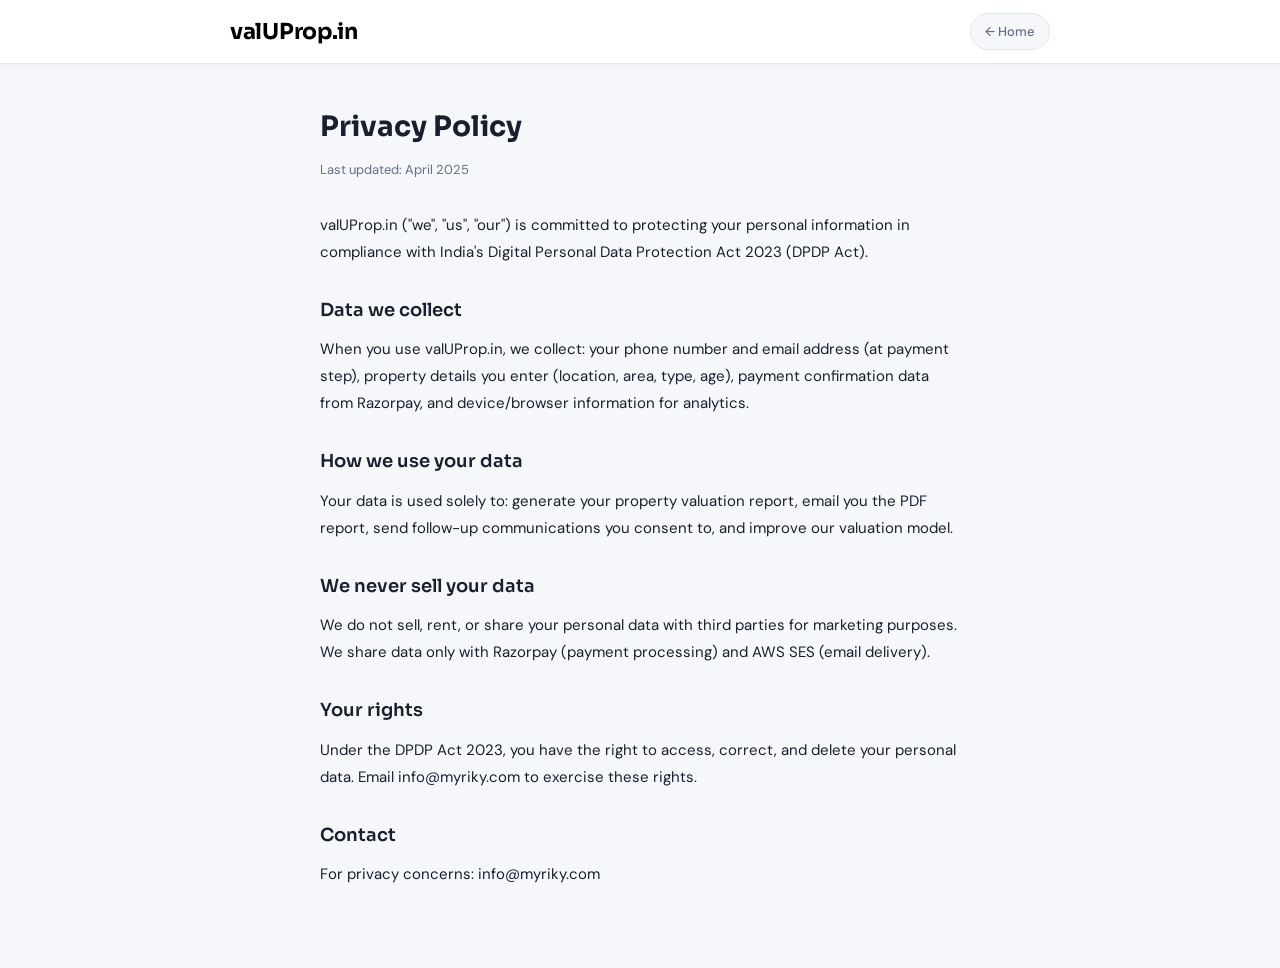
<file: pages/privacy.html>
<!DOCTYPE html>
<html lang="en">
<head><meta charset="UTF-8"/><meta name="viewport" content="width=device-width,initial-scale=1.0"/>
<title>Privacy Policy — valUProp.in</title>
<link href="https://fonts.googleapis.com/css2?family=Sora:wght@400;600;700&family=DM+Sans:wght@400;500&display=swap" rel="stylesheet">
<link rel="stylesheet" href="../css/style.css"/></head>
<body>
<nav class="navbar"><div class="nav-inner"><a href="../index.html" class="logo">valUProp<span class="logo-dot">.in</span></a><a href="../index.html" class="btn-back-nav">← Home</a></div></nav>
<main style="max-width:680px;margin:0 auto;padding:40px 20px 80px;">
<h1 style="font-family:var(--font-head);font-size:28px;font-weight:700;margin-bottom:8px;">Privacy Policy</h1>
<p style="color:var(--muted);font-size:13px;margin-bottom:32px;">Last updated: April 2025</p>
<div style="font-size:15px;line-height:1.8;color:var(--text);">
<p style="margin-bottom:16px;">valUProp.in ("we", "us", "our") is committed to protecting your personal information in compliance with India's Digital Personal Data Protection Act 2023 (DPDP Act).</p>
<h2 style="font-family:var(--font-head);font-size:18px;font-weight:600;margin:28px 0 10px;">Data we collect</h2>
<p style="margin-bottom:12px;">When you use valUProp.in, we collect: your phone number and email address (at payment step), property details you enter (location, area, type, age), payment confirmation data from Razorpay, and device/browser information for analytics.</p>
<h2 style="font-family:var(--font-head);font-size:18px;font-weight:600;margin:28px 0 10px;">How we use your data</h2>
<p style="margin-bottom:12px;">Your data is used solely to: generate your property valuation report, email you the PDF report, send follow-up communications you consent to, and improve our valuation model.</p>
<h2 style="font-family:var(--font-head);font-size:18px;font-weight:600;margin:28px 0 10px;">We never sell your data</h2>
<p style="margin-bottom:12px;">We do not sell, rent, or share your personal data with third parties for marketing purposes. We share data only with Razorpay (payment processing) and AWS SES (email delivery).</p>
<h2 style="font-family:var(--font-head);font-size:18px;font-weight:600;margin:28px 0 10px;">Your rights</h2>
<p style="margin-bottom:12px;">Under the DPDP Act 2023, you have the right to access, correct, and delete your personal data. Email info@myriky.com to exercise these rights.</p>
<h2 style="font-family:var(--font-head);font-size:18px;font-weight:600;margin:28px 0 10px;">Contact</h2>
<p>For privacy concerns: info@myriky.com</p>
</div></main>
</body></html>
</file>
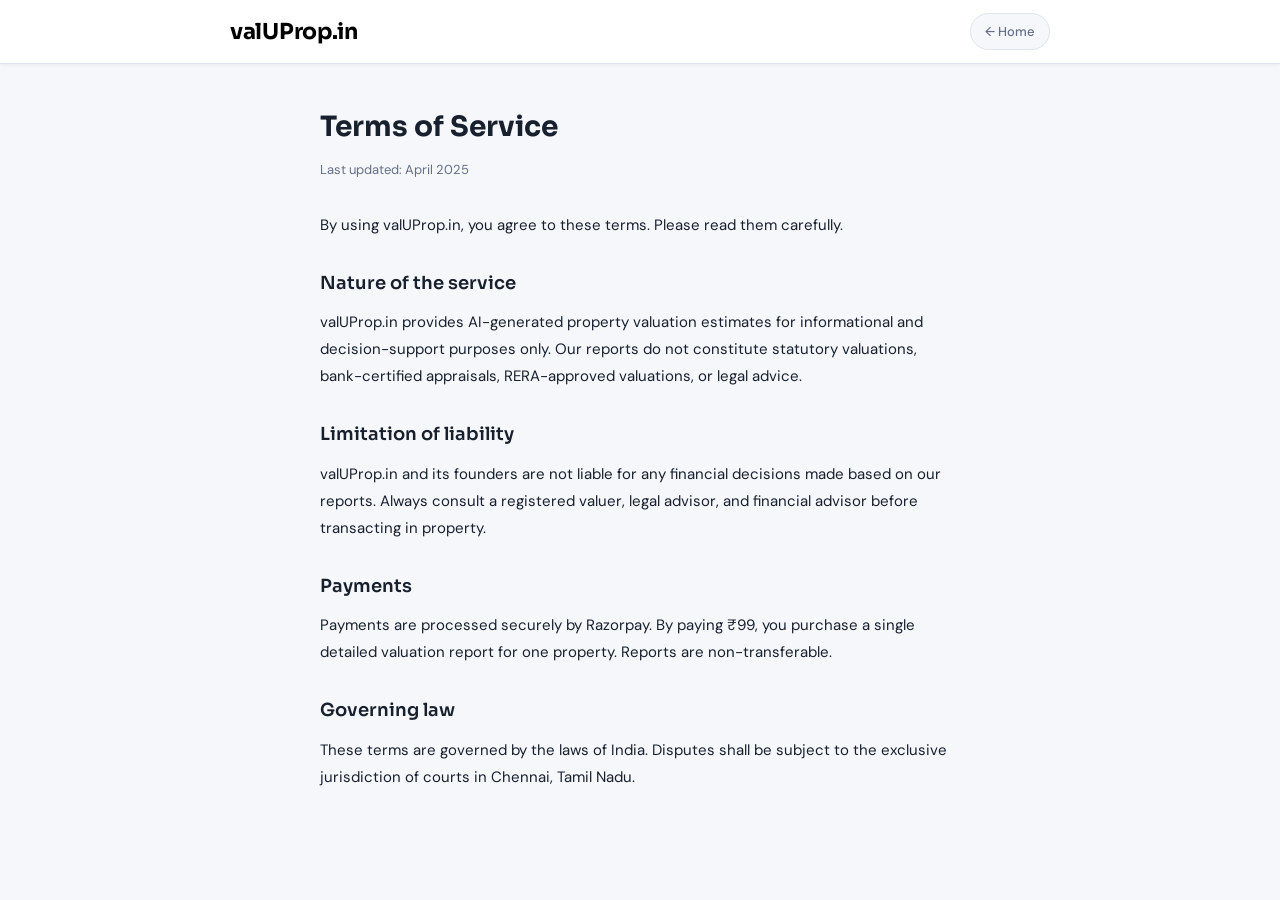
<file: pages/terms.html>
<!DOCTYPE html>
<html lang="en">
<head><meta charset="UTF-8"/><meta name="viewport" content="width=device-width,initial-scale=1.0"/>
<title>Terms of Service — valUProp.in</title>
<link href="https://fonts.googleapis.com/css2?family=Sora:wght@400;600;700&family=DM+Sans:wght@400;500&display=swap" rel="stylesheet">
<link rel="stylesheet" href="../css/style.css"/></head>
<body>
<nav class="navbar"><div class="nav-inner"><a href="../index.html" class="logo">valUProp<span class="logo-dot">.in</span></a><a href="../index.html" class="btn-back-nav">← Home</a></div></nav>
<main style="max-width:680px;margin:0 auto;padding:40px 20px 80px;">
<h1 style="font-family:var(--font-head);font-size:28px;font-weight:700;margin-bottom:8px;">Terms of Service</h1>
<p style="color:var(--muted);font-size:13px;margin-bottom:32px;">Last updated: April 2025</p>
<div style="font-size:15px;line-height:1.8;color:var(--text);">
<p style="margin-bottom:16px;">By using valUProp.in, you agree to these terms. Please read them carefully.</p>
<h2 style="font-family:var(--font-head);font-size:18px;font-weight:600;margin:28px 0 10px;">Nature of the service</h2>
<p style="margin-bottom:12px;">valUProp.in provides AI-generated property valuation estimates for informational and decision-support purposes only. Our reports do not constitute statutory valuations, bank-certified appraisals, RERA-approved valuations, or legal advice.</p>
<h2 style="font-family:var(--font-head);font-size:18px;font-weight:600;margin:28px 0 10px;">Limitation of liability</h2>
<p style="margin-bottom:12px;">valUProp.in and its founders are not liable for any financial decisions made based on our reports. Always consult a registered valuer, legal advisor, and financial advisor before transacting in property.</p>
<h2 style="font-family:var(--font-head);font-size:18px;font-weight:600;margin:28px 0 10px;">Payments</h2>
<p style="margin-bottom:12px;">Payments are processed securely by Razorpay. By paying ₹99, you purchase a single detailed valuation report for one property. Reports are non-transferable.</p>
<h2 style="font-family:var(--font-head);font-size:18px;font-weight:600;margin:28px 0 10px;">Governing law</h2>
<p>These terms are governed by the laws of India. Disputes shall be subject to the exclusive jurisdiction of courts in Chennai, Tamil Nadu.</p>
</div></main>
</body></html>
</file>
<file: css/style.css>
/* =============================================
   ValUprop.in — Stylesheet (Mobile-First)
   ============================================= */

@import url('https://fonts.googleapis.com/css2?family=Sora:wght@400;500;600;700&family=DM+Sans:wght@400;500&display=swap');

*, *::before, *::after { box-sizing: border-box; margin: 0; padding: 0; }

:root {
  --brand:         #1B3F6E;
  --brand-dark:    #122d52;
  --brand-light:   #E8F0FA;
  --brand-mid:     #3461A0;
  --accent:        #D95F2B;
  --accent-light:  #FDF0EA;
  --gold:          #C49A3C;
  --gold-light:    #FBF5E4;
  --success:       #1A7A4A;
  --success-light: #E5F5EE;
  --danger:        #B91C1C;
  --bg:            #F6F7FA;
  --surface:       #FFFFFF;
  --border:        #E0E4EC;
  --border-dark:   #C5CBDA;
  --text:          #18202E;
  --muted:         #657085;
  --muted-light:   #98A2B8;
  --radius:        14px;
  --radius-sm:     9px;
  --shadow-sm:     0 1px 3px rgba(0,0,0,0.06), 0 2px 8px rgba(0,0,0,0.04);
  --shadow:        0 2px 8px rgba(0,0,0,0.07), 0 6px 24px rgba(0,0,0,0.05);
  --font-head:     'Sora', sans-serif;
  --font-body:     'DM Sans', sans-serif;
}

html { font-size: 16px; scroll-behavior: smooth; }
body { font-family: var(--font-body); background: var(--bg); color: var(--text); line-height: 1.65; min-height: 100vh; }
a { color: var(--brand); text-decoration: none; }
a:hover { text-decoration: underline; }
button { cursor: pointer; font-family: var(--font-body); }

/* =============================================
   NAVBAR
   ============================================= */
.navbar {
  background: var(--surface);
  border-bottom: 1px solid var(--border);
  position: sticky; top: 0; z-index: 100;
  box-shadow: 0 1px 4px rgba(0,0,0,0.05);
}
.nav-inner {
  max-width: 860px; margin: 0 auto;
  padding: 13px 20px;
  display: flex; align-items: center; justify-content: space-between; gap: 16px;
}
/* Logo — fully black wordmark (Set 2 #1) */
.logo {
  font-family: var(--font-head); font-size: 22px; font-weight: 700;
  color: #000; display: inline-flex; align-items: center; gap: 0;
  text-decoration: none; letter-spacing: -0.3px;
}
.logo-icon {
  width: 30px; height: 30px; background: #000;
  border-radius: 7px; display: flex; align-items: center; justify-content: center;
  flex-shrink: 0;
}
.logo-dot { color: #000; }
.nav-links { display: flex; gap: 22px; }
.nav-links a { font-size: 14px; color: var(--muted); font-weight: 500; }
.nav-links a:hover { color: var(--brand); text-decoration: none; }
.nav-cta {
  font-size: 13px; font-weight: 600;
  padding: 8px 16px; border-radius: 20px;
  background: var(--brand); color: white;
  white-space: nowrap; font-family: var(--font-head);
}
.nav-cta:hover { background: var(--brand-dark); text-decoration: none; }
.btn-back-nav {
  font-size: 13px; color: var(--muted);
  padding: 7px 14px; border: 1px solid var(--border);
  border-radius: 20px; background: var(--bg); font-weight: 500;
  transition: all 0.15s;
}
.btn-back-nav:hover { color: var(--brand); border-color: var(--brand); background: var(--brand-light); text-decoration: none; }

/* Progress steps (estimate flow) */
.progress-bar-wrap {
  display: flex; align-items: center; gap: 6px;
}
.progress-step {
  font-size: 12px; font-weight: 500; color: var(--muted-light);
  padding: 4px 10px; border-radius: 20px;
}
.progress-step.active {
  background: var(--brand-light); color: var(--brand); font-weight: 600;
}
.progress-step.done { color: var(--success); }
.progress-sep { font-size: 12px; color: var(--muted-light); }

/* =============================================
   LANDING PAGE — HERO
   ============================================= */
.landing-body { background: var(--surface); }

.hero-section {
  max-width: 860px; margin: 0 auto;
  padding: 48px 20px 60px;
  display: grid;
  grid-template-columns: 1fr 1fr;
  gap: 40px;
  align-items: start;
}
.hero-inner { padding-top: 8px; }
.hero-eyebrow {
  font-size: 12px; font-weight: 600; letter-spacing: 0.6px;
  text-transform: uppercase; color: var(--accent);
  margin-bottom: 16px;
}
.hero-h1 {
  font-family: var(--font-head); font-size: 42px; font-weight: 700;
  line-height: 1.15; color: var(--text); margin-bottom: 18px;
}
.hero-accent { color: var(--accent); }
.hero-sub {
  font-size: 17px; color: var(--muted); line-height: 1.65;
  margin-bottom: 28px;
}
.cta-btn-hero {
  display: inline-block;
  background: var(--accent); color: white;
  font-family: var(--font-head); font-size: 16px; font-weight: 600;
  padding: 15px 28px; border-radius: var(--radius-sm);
  border: none; text-decoration: none; transition: all 0.15s;
  margin-bottom: 14px;
}
.cta-btn-hero:hover { background: #c0511f; transform: translateY(-1px); text-decoration: none; }
.hero-note { font-size: 12px; color: var(--muted-light); margin-bottom: 36px; }

.trust-badges { display: flex; flex-direction: column; gap: 14px; }
.trust-badge {
  display: flex; align-items: flex-start; gap: 12px;
  padding: 13px 16px;
  background: var(--bg); border: 1px solid var(--border);
  border-radius: var(--radius-sm);
}
.trust-icon-wrap {
  width: 36px; height: 36px; border-radius: 8px;
  background: var(--brand-light); color: var(--brand);
  display: flex; align-items: center; justify-content: center; flex-shrink: 0;
}
.trust-title { font-size: 14px; font-weight: 600; color: var(--text); margin-bottom: 2px; }
.trust-sub { font-size: 12px; color: var(--muted); }

/* Sample report card */
.sample-wrap { position: relative; }
.sample-label {
  font-size: 11px; font-weight: 600; letter-spacing: 0.6px;
  text-transform: uppercase; color: var(--muted); margin-bottom: 10px;
}
.sample-card {
  background: var(--surface); border: 1px solid var(--border);
  border-radius: var(--radius); box-shadow: var(--shadow);
  overflow: hidden;
}
.sample-header {
  background: var(--brand); padding: 14px 18px;
  display: flex; align-items: center; justify-content: space-between;
}
.sample-brand {
  font-family: var(--font-head); font-size: 16px; font-weight: 700; color: white;
}
.sample-brand span { color: white; }
.sample-type-tag {
  font-size: 11px; color: rgba(255,255,255,0.7);
  background: rgba(255,255,255,0.12); padding: 3px 10px; border-radius: 20px;
}
.sample-address {
  padding: 12px 18px; font-size: 13px; color: var(--muted);
  border-bottom: 1px solid var(--border);
}
.sample-value-block {
  padding: 16px 18px; border-bottom: 1px solid var(--border);
}
.sample-value-label { font-size: 11px; font-weight: 600; letter-spacing: 0.5px; text-transform: uppercase; color: var(--muted); margin-bottom: 6px; }
.sample-value {
  font-family: var(--font-head); font-size: 24px; font-weight: 700;
  color: var(--brand); margin-bottom: 4px;
}
.sample-confidence {
  font-size: 12px; color: var(--success);
  background: var(--success-light); display: inline-block;
  padding: 2px 10px; border-radius: 20px;
}
.sample-sections { padding: 10px 0; }
.sample-sec {
  padding: 7px 18px; font-size: 13px; color: var(--text);
  border-bottom: 1px solid var(--border); display: flex; align-items: center; gap: 8px;
}
.sample-sec:last-child { border-bottom: none; }
.sample-sec-blur {
  filter: blur(4px); color: var(--muted); user-select: none;
  opacity: 0.5;
}
.sample-unlock {
  padding: 12px 18px; text-align: center;
  font-size: 13px; font-weight: 600; color: var(--accent);
  background: var(--accent-light); cursor: pointer;
}

/* =============================================
   LANDING SECTIONS
   ============================================= */
.section {
  padding: 64px 20px;
  background: var(--bg);
}
.section:nth-child(even) { background: var(--surface); }
.section-inner { max-width: 860px; margin: 0 auto; }
.section-eyebrow {
  font-size: 11px; font-weight: 600; letter-spacing: 0.8px;
  text-transform: uppercase; color: var(--accent); margin-bottom: 10px;
}
.section-h2 {
  font-family: var(--font-head); font-size: 28px; font-weight: 700;
  color: var(--text); margin-bottom: 36px;
}
.section-cta-wrap { text-align: center; margin-top: 36px; }
.cta-btn {
  display: inline-block;
  background: var(--brand); color: white;
  font-family: var(--font-head); font-size: 15px; font-weight: 600;
  padding: 14px 28px; border-radius: var(--radius-sm);
  border: none; text-decoration: none; transition: all 0.15s;
}
.cta-btn:hover { background: var(--brand-dark); transform: translateY(-1px); text-decoration: none; }

/* Steps grid */
.steps-grid {
  display: flex; align-items: flex-start;
  gap: 12px; flex-wrap: wrap;
}
.step-card {
  flex: 1; min-width: 160px;
  background: var(--surface); border: 1px solid var(--border);
  border-radius: var(--radius); padding: 20px 18px;
  box-shadow: var(--shadow-sm);
}
.step-num {
  width: 36px; height: 36px; border-radius: 50%;
  background: var(--brand); color: white;
  font-family: var(--font-head); font-size: 16px; font-weight: 700;
  display: flex; align-items: center; justify-content: center;
  margin-bottom: 12px;
}
.step-title { font-size: 14px; font-weight: 600; color: var(--text); margin-bottom: 6px; }
.step-desc { font-size: 13px; color: var(--muted); line-height: 1.55; }
.step-arrow { font-size: 22px; color: var(--muted-light); padding-top: 30px; flex-shrink: 0; }

/* Report sections grid */
.report-sections-grid {
  display: grid; grid-template-columns: 1fr 1fr;
  gap: 14px;
}
.report-sec-item {
  display: flex; gap: 14px; align-items: flex-start;
  padding: 16px 18px;
  background: var(--surface); border: 1px solid var(--border);
  border-radius: var(--radius-sm);
  box-shadow: var(--shadow-sm);
}
.report-sec-letter {
  width: 32px; height: 32px; border-radius: 8px;
  background: var(--brand); color: white;
  font-family: var(--font-head); font-size: 14px; font-weight: 700;
  display: flex; align-items: center; justify-content: center; flex-shrink: 0;
}
.report-sec-title { font-size: 14px; font-weight: 600; color: var(--text); margin-bottom: 4px; }
.report-sec-desc { font-size: 13px; color: var(--muted); line-height: 1.5; }

/* FAQ */
.faq-inner { max-width: 680px; }
.faq-list { display: flex; flex-direction: column; gap: 0; }
.faq-item { border-bottom: 1px solid var(--border); }
.faq-item:first-child { border-top: 1px solid var(--border); }
.faq-q {
  display: flex; justify-content: space-between; align-items: center;
  width: 100%; padding: 18px 0;
  background: none; border: none; text-align: left;
  font-size: 15px; font-weight: 500; color: var(--text); gap: 12px;
  cursor: pointer;
}
.faq-q:hover { color: var(--brand); }
.faq-chevron { font-size: 22px; font-weight: 400; color: var(--muted); flex-shrink: 0; }
.faq-a {
  font-size: 14px; color: var(--muted); line-height: 1.7;
  max-height: 0; overflow: hidden; transition: max-height 0.3s ease, padding 0.2s;
  padding-bottom: 0;
}
.faq-item.open .faq-a {
  max-height: 300px; padding-bottom: 18px;
}

/* FOOTER */
.footer {
  background: #111827; color: white;
  padding: 48px 20px 24px;
}
.footer-inner { max-width: 860px; margin: 0 auto; }
.footer-top {
  display: grid; grid-template-columns: 1fr 2fr;
  gap: 40px; margin-bottom: 36px;
}
/* Footer logo — white on dark background (the "black" version on
   dark would be invisible; on the dark footer we keep it white and
   remove the gold accent so it matches the fully-black homepage look) */
.footer-brand .logo { color: white; }
.footer-brand .logo-dot { color: white; }
.footer-tagline { font-size: 13px; color: #9CA3AF; line-height: 1.6; margin-top: 8px; }
.footer-links-wrap { display: grid; grid-template-columns: 1fr 1fr 1fr; gap: 20px; }
.footer-col-head { font-size: 11px; font-weight: 600; letter-spacing: 0.7px; text-transform: uppercase; color: #6B7280; margin-bottom: 12px; }
.footer-link { display: block; font-size: 13px; color: #9CA3AF; margin-bottom: 8px; }
.footer-link:hover { color: white; text-decoration: none; }
.footer-bottom {
  border-top: 1px solid #1F2937; padding-top: 20px;
  display: flex; flex-direction: column; gap: 6px;
}
.footer-bottom p { font-size: 12px; color: #4B5563; }

/* =============================================
   ESTIMATE FLOW
   ============================================= */
.form-main {
  max-width: 680px; margin: 0 auto; padding: 32px 20px 60px;
}
.form-step { display: none; }
.form-step.active { display: block; }

.form-header { margin-bottom: 28px; }
.form-step-label {
  font-size: 11px; font-weight: 600; letter-spacing: 0.7px;
  text-transform: uppercase; color: var(--accent); margin-bottom: 8px;
}
.form-h1 {
  font-family: var(--font-head); font-size: 24px; font-weight: 700;
  color: var(--text); margin-bottom: 6px;
}
.form-sub { font-size: 14px; color: var(--muted); }

/* Property type cards */
.prop-type-grid {
  display: grid; grid-template-columns: 1fr 1fr;
  gap: 14px; margin-bottom: 28px;
}
.prop-type-card {
  padding: 22px 18px; border-radius: var(--radius);
  border: 2px solid var(--border);
  background: var(--surface); cursor: pointer;
  text-align: center; transition: all 0.15s;
  box-shadow: var(--shadow-sm);
}
.prop-type-card:hover {
  border-color: var(--brand-mid); background: var(--brand-light);
}
.prop-type-card.selected {
  border-color: var(--brand); background: var(--brand-light);
  box-shadow: 0 0 0 3px rgba(27,63,110,0.1);
}
.prop-type-icon {
  margin: 0 auto 12px;
  color: var(--muted); width: 44px; height: 44px;
  display: flex; align-items: center; justify-content: center;
}
.prop-type-card.selected .prop-type-icon { color: var(--brand); }
.prop-type-name {
  font-family: var(--font-head); font-size: 14px; font-weight: 600;
  color: var(--text); margin-bottom: 5px;
}
.prop-type-desc { font-size: 12px; color: var(--muted); line-height: 1.5; }

/* Form card */
.form-card {
  background: var(--surface); border: 1px solid var(--border);
  border-radius: var(--radius); box-shadow: var(--shadow);
  overflow: hidden; margin-bottom: 20px;
}
.form-section { padding: 20px 22px; }
.form-divider { height: 1px; background: var(--border); }
.section-label {
  font-size: 11px; font-weight: 600; letter-spacing: 0.7px;
  text-transform: uppercase; color: var(--muted-light); margin-bottom: 14px;
}

/* Fields */
.field-full { margin-bottom: 14px; }
.field-row { display: flex; gap: 14px; margin-bottom: 14px; }
.field-row:last-child { margin-bottom: 0; }
.field { flex: 1; min-width: 0; }
.field label, .field-full label {
  display: block; font-size: 12px; font-weight: 500;
  color: var(--muted); margin-bottom: 6px;
}
.field input, .field select, .field-full input, .field-full select {
  width: 100%; height: 42px; padding: 0 12px;
  border: 1px solid var(--border); border-radius: var(--radius-sm);
  background: var(--bg); color: var(--text);
  font-size: 14px; font-family: var(--font-body);
  appearance: none; transition: border-color 0.15s;
}
.field input:focus, .field select:focus,
.field-full input:focus, .field-full select:focus {
  outline: none; border-color: var(--brand); background: var(--surface);
}
.field-hint { font-size: 11px; color: var(--muted-light); margin-top: 5px; }

/* Address suggestions */
.address-suggestions {
  position: absolute; z-index: 50; width: 100%;
  background: var(--surface); border: 1px solid var(--border-dark);
  border-top: none; border-radius: 0 0 var(--radius-sm) var(--radius-sm);
  box-shadow: var(--shadow); max-height: 220px; overflow-y: auto;
}
.suggestion-item {
  padding: 11px 14px; font-size: 13px; color: var(--text);
  cursor: pointer; border-bottom: 1px solid var(--border);
}
.suggestion-item:hover { background: var(--brand-light); color: var(--brand); }
.suggestion-item:last-child { border-bottom: none; }
.field-full { position: relative; }

/* BHK grid */
.bhk-grid {
  display: grid; grid-template-columns: repeat(5, 1fr); gap: 8px;
}
.bhk-btn {
  padding: 10px 0; border-radius: var(--radius-sm);
  border: 1.5px solid var(--border); background: var(--bg);
  font-size: 13px; font-weight: 500; color: var(--muted);
  text-align: center; cursor: pointer; transition: all 0.12s;
  font-family: var(--font-body);
}
.bhk-btn:hover, .bhk-btn.selected {
  border-color: var(--brand); color: var(--brand); background: var(--brand-light); font-weight: 600;
}

/* Buttons */
.next-btn {
  display: block; width: 100%; padding: 15px;
  background: var(--brand); color: white;
  border: none; border-radius: var(--radius-sm);
  font-size: 15px; font-weight: 600; font-family: var(--font-head);
  transition: all 0.15s; margin-bottom: 12px;
}
.next-btn:hover:not(:disabled) { background: var(--brand-dark); transform: translateY(-1px); }
.next-btn:disabled { background: var(--muted-light); cursor: not-allowed; opacity: 0.6; }

.back-btn-form {
  padding: 12px 20px; background: none;
  border: 1px solid var(--border); border-radius: var(--radius-sm);
  font-size: 14px; color: var(--muted); font-family: var(--font-body);
  transition: all 0.15s;
}
.back-btn-form:hover { border-color: var(--brand); color: var(--brand); }

.step2-actions { display: flex; gap: 12px; align-items: center; }
.step2-actions .next-btn { flex: 1; margin: 0; }
.form-disclaimer { font-size: 11px; color: var(--muted-light); text-align: center; margin-top: 14px; }

/* =============================================
   LOADING PAGE
   ============================================= */
.loading-main {
  max-width: 480px; margin: 0 auto;
  padding: 60px 20px;
}
.loading-wrap { text-align: center; }
.loading-anim {
  width: 72px; height: 72px; margin: 0 auto 28px;
  position: relative;
}
.loading-ring {
  width: 72px; height: 72px;
  border: 3px solid var(--brand-light);
  border-top-color: var(--brand);
  border-radius: 50%;
  animation: spin 0.9s linear infinite;
}
.loading-shield {
  position: absolute; top: 50%; left: 50%;
  transform: translate(-50%, -50%);
  width: 36px; height: 36px; border-radius: 8px;
  background: var(--brand);
  display: flex; align-items: center; justify-content: center;
}
@keyframes spin { to { transform: rotate(360deg); } }
.loading-title {
  font-family: var(--font-head); font-size: 22px; font-weight: 600;
  margin-bottom: 8px; color: var(--text);
}
.loading-sub { font-size: 14px; color: var(--muted); margin-bottom: 36px; }

.loading-steps {
  display: flex; flex-direction: column; gap: 12px;
  margin-bottom: 28px; text-align: left;
}
.loading-step {
  display: flex; align-items: center; gap: 14px;
  padding: 13px 16px;
  background: var(--surface); border: 1px solid var(--border);
  border-radius: var(--radius-sm);
}
.ls-dot {
  width: 10px; height: 10px; border-radius: 50%; flex-shrink: 0;
}
.ls-dot.pending { background: var(--border-dark); }
.ls-dot.active { background: var(--accent); animation: pulse 0.8s ease-in-out infinite; }
.ls-dot.done { background: var(--success); }
@keyframes pulse { 0%,100%{opacity:1} 50%{opacity:0.3} }
.ls-text { display: flex; justify-content: space-between; align-items: center; flex: 1; }
.ls-label { font-size: 13px; color: var(--text); }
.ls-status { font-size: 12px; color: var(--muted-light); }

.loading-progress-bar {
  height: 6px; background: var(--border);
  border-radius: 3px; overflow: hidden; margin-bottom: 8px;
}
.loading-progress-fill {
  height: 100%; background: var(--brand); border-radius: 3px;
  width: 0; transition: width 0.6s ease;
}
.loading-pct { font-size: 12px; color: var(--muted); }

/* =============================================
   RESULTS PAGE
   ============================================= */
.results-main { max-width: 640px; margin: 0 auto; padding: 0 20px 60px; }

.results-property-bar {
  padding: 14px 0; border-bottom: 1px solid var(--border); margin-bottom: 24px;
}
.rpb-inner { display: flex; align-items: center; gap: 10px; }
.rpb-type-badge {
  font-size: 11px; font-weight: 600; padding: 4px 12px; border-radius: 20px;
  background: var(--brand-light); color: var(--brand);
}
.rpb-address { font-size: 14px; color: var(--muted); }

.free-estimate-block {
  background: var(--brand); border-radius: var(--radius);
  padding: 28px 26px; margin-bottom: 14px; color: white;
}
.feb-label {
  font-size: 11px; font-weight: 700; letter-spacing: 0.8px;
  opacity: 0.7; margin-bottom: 10px; text-transform: uppercase;
}
.feb-value {
  font-family: var(--font-head); font-size: 36px; font-weight: 700;
  margin-bottom: 6px; line-height: 1.1;
}
.feb-sub { font-size: 13px; opacity: 0.75; }

.teaser-insight-card {
  display: flex; align-items: flex-start; gap: 10px;
  padding: 14px 16px; border-radius: var(--radius-sm);
  background: var(--success-light); border: 1px solid #b6e0ca;
  font-size: 14px; color: #1a4730; margin-bottom: 20px;
}
.tic-icon { flex-shrink: 0; color: var(--success); margin-top: 1px; }

/* Blurred preview */
.blurred-preview {
  background: var(--surface); border: 1px solid var(--border);
  border-radius: var(--radius); overflow: hidden;
  margin-bottom: 20px; position: relative;
}
.bp-label {
  padding: 12px 18px; font-size: 11px; font-weight: 600; letter-spacing: 0.6px;
  text-transform: uppercase; color: var(--muted); border-bottom: 1px solid var(--border);
  background: var(--bg);
}
.bp-sections { padding: 0; }
.bp-sec {
  display: flex; align-items: flex-start; gap: 12px;
  padding: 12px 18px; border-bottom: 1px solid var(--border);
}
.bp-sec:last-child { border-bottom: none; }
.bp-sec-letter {
  width: 26px; height: 26px; border-radius: 6px;
  background: var(--brand); color: white;
  font-family: var(--font-head); font-size: 12px; font-weight: 700;
  display: flex; align-items: center; justify-content: center; flex-shrink: 0;
}
.bp-sec-title { font-size: 13px; font-weight: 600; color: var(--text); margin-bottom: 2px; }
.bp-sec-text { font-size: 12px; color: var(--muted); }
.bp-blurred { filter: blur(5px); user-select: none; opacity: 0.5; pointer-events: none; }
.bp-overlay {
  position: absolute; bottom: 0; left: 0; right: 0;
  background: linear-gradient(to top, rgba(255,255,255,0.98) 40%, rgba(255,255,255,0.6));
  padding: 28px 18px 18px;
  display: flex; align-items: center; justify-content: center; gap: 10px;
}
.bp-lock-icon {
  width: 32px; height: 32px; border-radius: 50%; background: var(--brand);
  display: flex; align-items: center; justify-content: center; flex-shrink: 0;
}
.bp-overlay-text { font-size: 14px; font-weight: 600; color: var(--brand); }

/* Lead capture card */
.lead-capture-card {
  background: var(--gold-light); border: 2px solid var(--gold);
  border-radius: var(--radius); overflow: hidden; margin-bottom: 16px;
}
.lcc-head {
  background: var(--gold); padding: 16px 20px;
  display: flex; align-items: center; gap: 16px;
}
.lcc-price-badge {
  background: #2a1800; color: var(--gold);
  font-family: var(--font-head); font-size: 22px; font-weight: 700;
  padding: 10px 16px; border-radius: var(--radius-sm); flex-shrink: 0;
}
.lcc-title {
  font-family: var(--font-head); font-size: 15px; font-weight: 700;
  color: #2a1800; margin-bottom: 3px;
}
.lcc-sub { font-size: 12px; color: #4a3010; }
.lcc-form { padding: 18px 20px; }
.lcc-error { font-size: 13px; color: var(--danger); margin-bottom: 10px; min-height: 18px; }

.unlock-btn {
  display: block; width: 100%; padding: 15px;
  background: var(--accent); color: white; border: none;
  border-radius: var(--radius-sm);
  font-size: 15px; font-weight: 600; font-family: var(--font-head);
  transition: all 0.15s; margin-bottom: 10px;
}
.unlock-btn:hover { background: #c0511f; }
.lcc-note { font-size: 11px; color: var(--muted); text-align: center; }

.results-disclaimer {
  font-size: 12px; color: var(--muted-light); text-align: center;
  padding: 12px 0 20px; line-height: 1.6;
}

/* =============================================
   PAYMENT + DETAIL (kept from original, rebranded)
   ============================================= */
.payment-container { max-width: 540px; margin: 0 auto; padding: 32px 20px 60px; }
.payment-h1 {
  font-family: var(--font-head); font-size: 22px; font-weight: 700; margin-bottom: 6px;
}
.payment-sub { font-size: 14px; color: var(--muted); margin-bottom: 24px; }
.order-box {
  background: var(--bg); border: 1px solid var(--border);
  border-radius: var(--radius); padding: 18px 20px; margin-bottom: 20px;
}
.order-row {
  display: flex; justify-content: space-between;
  font-size: 14px; padding: 7px 0; border-bottom: 1px solid var(--border);
  color: var(--muted);
}
.order-row:last-child { border-bottom: none; font-size: 16px; font-weight: 700; color: var(--text); }
.order-row span:last-child { color: var(--text); font-weight: 500; }
.security-note {
  display: flex; gap: 12px; align-items: flex-start;
  padding: 13px 16px; background: var(--bg); border: 1px solid var(--border);
  border-radius: var(--radius-sm); font-size: 13px; color: var(--muted); margin-bottom: 18px;
}
.pay-btn {
  display: block; width: 100%; padding: 15px;
  background: var(--brand); color: white; border: none;
  border-radius: var(--radius-sm);
  font-size: 15px; font-weight: 600; font-family: var(--font-head); transition: all 0.15s;
}
.pay-btn:hover { background: var(--brand-dark); }
.pay-btn:disabled { background: var(--muted-light); cursor: not-allowed; }

/* =============================================
   RESPONSIVE — MOBILE FIRST (360px+)
   ============================================= */
@media (max-width: 700px) {
  .hero-section { grid-template-columns: 1fr; gap: 28px; padding: 28px 16px 40px; }
  .hero-h1 { font-size: 30px; }
  .hero-sub { font-size: 15px; }
  .sample-wrap { order: -1; }
  .nav-links { display: none; }
  .nav-cta { font-size: 12px; padding: 7px 12px; }
  .section { padding: 40px 16px; }
  .section-h2 { font-size: 22px; }
  .steps-grid { flex-direction: column; }
  .step-arrow { transform: rotate(90deg); align-self: center; padding: 0; }
  .report-sections-grid { grid-template-columns: 1fr; }
  .footer-top { grid-template-columns: 1fr; gap: 24px; }
  .footer-links-wrap { grid-template-columns: 1fr 1fr; }
  .prop-type-grid { grid-template-columns: 1fr 1fr; }
  .bhk-grid { grid-template-columns: repeat(3, 1fr); }
  .field-row { flex-direction: column; gap: 12px; }
  .step2-actions { flex-direction: column; }
  .step2-actions .back-btn-form { width: 100%; }
  .feb-value { font-size: 28px; }
  .lcc-head { flex-direction: column; gap: 10px; }
  .progress-bar-wrap { display: none; }
}

@media print {
  .navbar, .footer, .btn-back-nav { display: none !important; }
  .results-main { padding: 0; }
}
</file>
